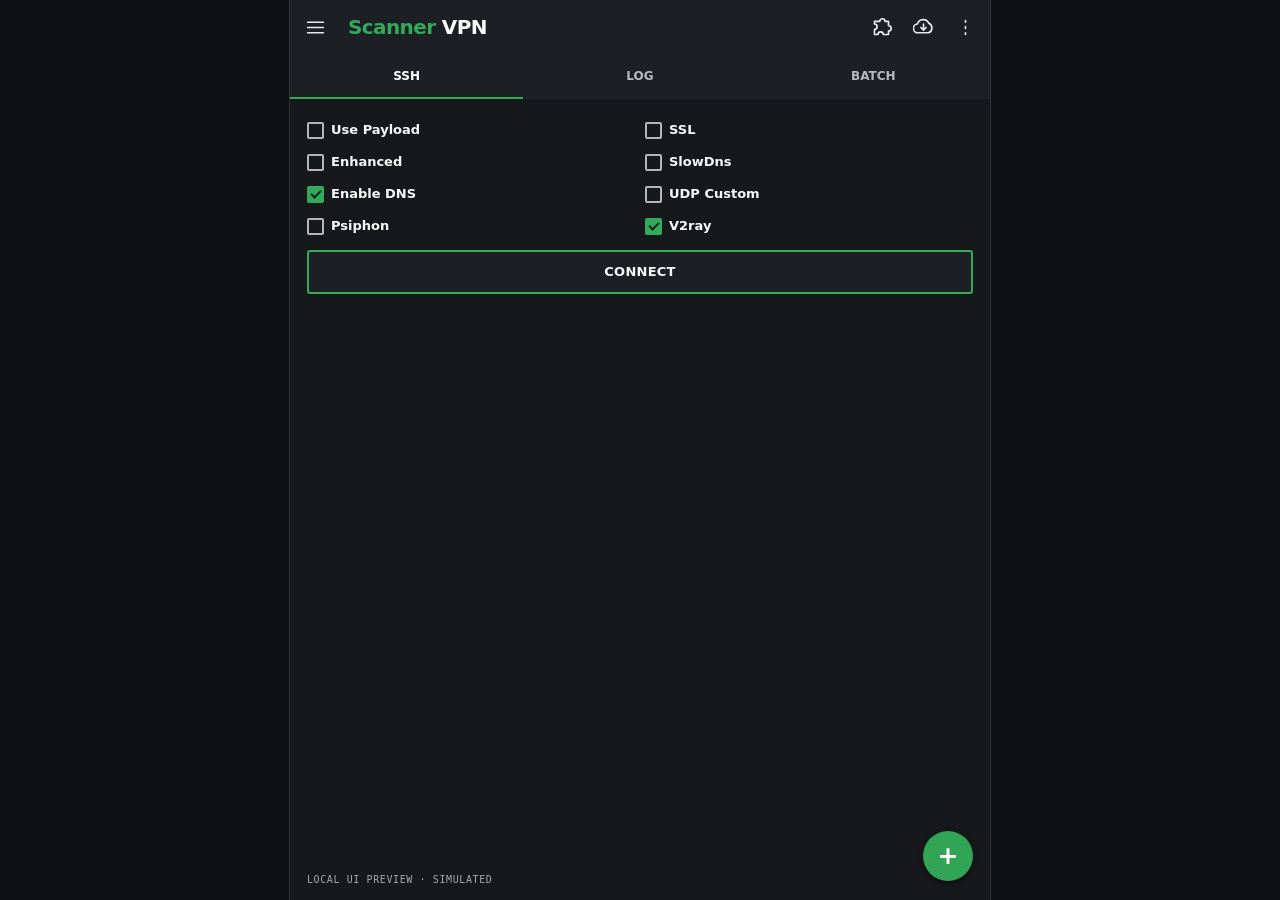
<file: index.html>
<!doctype html><html lang="en"><head><meta charset="utf-8"><meta name="viewport" content="width=device-width,initial-scale=1,viewport-fit=cover"><meta http-equiv="Content-Security-Policy" content="default-src 'none'; script-src 'unsafe-inline'; style-src 'unsafe-inline'; connect-src 'none'; form-action 'none'; base-uri 'none'"><meta name="theme-color" content="#1c1f24"><title>Scanner VPN · Custom layout preview</title><style>
:root{color-scheme:dark;--bg:#17181c;--bar:#1c1f24;--fg:#fafafa;--muted:#b5b7ba;--accent:#32aa59;--line:#34373c;font:600 15px/1.35 system-ui,Roboto,'Segoe UI',sans-serif}*{box-sizing:border-box}[hidden]{display:none!important}body{margin:0;background:#101115;color:var(--fg)}#app{max-width:700px;margin:auto;min-height:100dvh;position:relative;background:var(--bg);box-shadow:0 0 0 1px #303238}button,input,select,textarea{font:inherit;color:inherit}button{cursor:pointer;border:0;background:none}button:disabled,input:disabled{opacity:.48;cursor:default}:focus-visible{outline:2px solid #7fe79e;outline-offset:2px}.bar{display:flex;align-items:center;gap:2px;padding:0 5px;background:var(--bar);height:55px}.bar h1,.bar h2{font-size:20px;letter-spacing:-.03em;margin:0 auto 0 11px;font-weight:800}.brand{color:var(--accent)}.ic{display:grid;place-items:center;width:40px;height:44px;padding:9px;color:#e9eaeb}.ic svg,.drawer-icon svg{width:21px;height:21px;fill:none;stroke:currentColor;stroke-width:1.9;stroke-linejoin:round;stroke-linecap:round}nav{display:flex;background:var(--bar)}nav button{width:33.333%;height:44px;font-size:12px;font-weight:800;color:#b7b9be;border-bottom:2px solid transparent}nav [aria-current=page]{color:white;border-color:var(--accent)}.pane{padding:15px 17px 78px}.grid{display:grid;grid-template-columns:1fr 1fr;gap:0 10px}.tick{display:flex;align-items:center;gap:7px;min-height:32px;font-size:13px;font-weight:730;cursor:pointer}.tick input{margin:0;width:17px;height:17px;accent-color:var(--accent)}.outline,.apply{display:block;width:100%;min-height:44px;border:2px solid var(--accent);background:var(--bar);border-radius:3px;font-size:13px;font-weight:800;text-transform:uppercase;letter-spacing:.02em;margin-top:8px}.apply{background:#279849;border:0;border-radius:0}.hint{font-size:12px;color:var(--muted);font-weight:500}.marknote{position:absolute;bottom:15px;left:17px;font:10px monospace;letter-spacing:.06em;color:#a4aaa9}.fabset{position:fixed;right:max(17px,calc((100vw - 700px)/2 + 17px));bottom:19px;z-index:2;display:grid;justify-items:end;gap:9px}.fab{width:50px;height:50px;border-radius:50%;background:#31a555;color:white;box-shadow:0 2px 5px #0008;font-size:25px}.fabact{font-size:12px;border-radius:4px;background:#303237;padding:8px 10px}.field{display:grid;gap:4px;margin:14px 0;color:var(--muted);font-size:13px}.field strong{font-size:16px}.field input,.field select,.field textarea,#account{color:white;background:transparent;border:0;border-bottom:1px solid #929499;width:100%;border-radius:0;padding:7px 2px;font-weight:650;min-width:0}.field option{background:var(--bar)}.field textarea{resize:vertical}#account{margin-bottom:13px}.actions{display:flex;gap:12px;flex-wrap:wrap;margin:8px 0}.actions button{font-size:12px;color:#68d88d;padding:6px 0}.trace{list-style:none;padding:0;margin:0}.trace li{font:600 12px/1.5 system-ui;border-bottom:1px solid var(--line);padding:3px 0;overflow-wrap:anywhere;white-space:pre-wrap}.trace time{font-variant-numeric:tabular-nums;color:#cbccce;margin-right:4px}.good{color:#62d78a}.bad,.error{color:#ff8091}.trace .addr{color:#7ce3a0}.result{display:flex;justify-content:space-between;gap:6px;padding:8px 0;border-bottom:1px solid var(--line);font-size:13px;overflow-wrap:anywhere}#log.pane{padding:12px 15px 76px}.scrim{position:fixed;inset:0;background:#000a;z-index:5}.drawer,.popup{position:fixed;z-index:6;overflow:auto}.drawer{inset:0 auto 0 max(0px,calc((100vw - 700px)/2));width:min(73vw,295px);background:var(--bg)}.drawerhead{padding:19px;background:var(--bar);display:grid;gap:5px}.logo{width:45px;height:50px;background:#40b260;clip-path:polygon(50% 0,95% 25%,95% 75%,50% 100%,5% 75%,5% 25%);display:grid;place-items:center;font-size:18px;color:#102418;margin-bottom:8px}.drawer h3{margin:0;padding:13px 16px 4px;border-top:1px solid var(--line);color:var(--muted);font-size:12px}.drawer button{display:flex;gap:17px;align-items:center;width:100%;text-align:left;font-size:13px;min-height:43px;padding:7px 16px}.drawer-icon{width:22px;display:grid;place-items:center}.popup{top:6px;right:max(6px,calc((100vw - 700px)/2 + 6px));min-width:185px;max-height:90dvh;background:#fafafa;color:#191a1b;box-shadow:0 4px 18px #0006}.popup button{display:flex;align-items:center;justify-content:space-between;gap:10px;width:100%;padding:12px 14px;text-align:left;font-size:13px}.popup button span{color:#28864a}.popup h4{font-size:12px;color:#666;margin:12px}.panel{padding:0 17px 35px}.panel .bar{margin:0 -17px 18px}.panel h3{font-size:16px;border-bottom:3px solid #999;padding:6px 0;color:#c8c9ca}.panel pre{white-space:pre-wrap;overflow-wrap:anywhere;font:12px/1.55 monospace;color:#9ce0b2;background:#111318;padding:12px}dialog{padding:16px;width:min(94vw,430px);max-height:86dvh;background:var(--bar);color:var(--fg);border:0;box-shadow:0 7px 25px #0007}dialog::backdrop{background:#0009}.modalhead{display:flex;align-items:center;border-bottom:1px solid #999}.modalhead h2{font-size:17px;margin:0 auto 6px 0}.modalhead button{font-size:23px}.error:empty{display:none}.state{font-size:12px;margin:10px 0;color:#9ee8b5}.file{display:none}@media(max-width:380px){.bar h1{font-size:18px}.tick{min-height:30px}.ic{width:35px}}
.tick input:where([type=checkbox]){appearance:none;border:2px solid #b3b6ba;border-radius:2px;background:transparent;display:grid;place-content:center}.tick input:where([type=checkbox]):checked{background:var(--accent);border-color:var(--accent)}.tick input:where([type=checkbox]):checked::after{content:"";width:8px;height:4px;border-left:2px solid #14231b;border-bottom:2px solid #14231b;transform:translateY(-1px) rotate(-45deg)}</style></head><body><div id="app"><section id="workspace"><header class="bar"><button class="ic" id="burger" aria-label="Open navigation drawer"></button><h1><span class="brand">Scanner</span> VPN</h1><button class="ic" id="plugins" aria-label="Protocol settings"></button><button class="ic" id="cloud" aria-label="Configuration actions"></button><button class="ic" id="more" aria-label="More settings"></button></header><nav><button data-tab="home" aria-current="page">SSH</button><button data-tab="log">LOG</button><button data-tab="batch">BATCH</button></nav>
<section id="home" class="pane"><input id="account" aria-label="SSH account" placeholder="ip:port@user:pass" autocomplete="off" spellcheck="false" hidden><div class="grid" id="flags"></div><button class="outline" id="connect">CONNECT</button><p class="state" id="status" role="status"></p></section>
<section id="log" class="pane" hidden><ul class="trace" id="events"></ul><div class="actions"><button id="copy">COPY LOG</button><button id="export">EXPORT .TXT</button></div><p class="hint" id="logHint"></p></section>
<section id="batch" class="pane" hidden><label class="field"><strong>Connection test</strong>Target domains · one per line<textarea rows="4" id="targets" spellcheck="false">edge.example
backup.invalid</textarea></label><div class="actions"><button id="importTxt">IMPORT .TXT</button><button id="scanSettings">TIMEOUT & RETRY</button></div><p class="hint" id="batchProfile"></p><button class="outline" id="scan">START BATCH</button><p class="state" id="progress" role="status"></p><div id="results"></div><ul class="trace" id="batchLog"></ul></section>
<div class="fabset" id="speed"><button class="fabact" data-action="Save Config" hidden>Save Config　▣</button><button class="fabact" data-action="Open Config" hidden>Open Config　↗</button><button class="fabact" data-action="Cloud Config" hidden>Cloud Config　☁</button><button class="fab" id="plus" aria-label="Configuration actions" aria-expanded="false">+</button></div></section>
<section id="detail" class="panel" hidden><div class="bar"><button class="ic" id="back" aria-label="Back"></button><h2 id="detailTitle"></h2><div class="actions" id="detailTools"></div></div><div id="content"></div></section><small class="marknote">LOCAL UI PREVIEW · SIMULATED</small><div class="scrim" id="shade" hidden></div><aside class="drawer" id="drawer" aria-label="Navigation" hidden></aside><aside class="popup" id="popup" aria-label="Actions" hidden></aside></div>
<dialog id="sheet"><div class="modalhead"><h2 id="title"></h2><button id="dismiss" aria-label="Close">×</button></div><form id="form"><div id="fields"></div><p class="error" id="error"></p><button class="apply" id="apply">APPLY</button></form></dialog><input type="file" class="file" id="file"><script>
'use strict';const $=id=>document.getElementById(id),el=(tag,text)=>Object.assign(document.createElement(tag),text===undefined?{}:{textContent:text});const paths={menu:'M3 6h18M3 12h18M3 18h18',plugin:'M4 5h6a3 3 0 1 1 6 0h4v5a3 3 0 1 1 0 6v4h-6a3 3 0 1 0-6 0H4v-6a3 3 0 1 0 0-6z',cloud:'M6 18a5 5 0 0 1-1-10 7 7 0 0 1 13-1 6 6 0 0 1 0 11z M12 8v7m-3-3 3 3 3-3',more:'M12 4v2m0 5v2m0 5v2',back:'M20 12H4m6-7-7 7 7 7',trash:'M4 6h16M9 6V3h6v3M6 6l1 15h10l1-15',grid:'M3 3h7v7H3zM14 3h7v7h-7zM3 14h7v7H3zM14 14h7v7h-7z',shield:'M12 2l8 4v6c0 5-5 8-8 10-3-2-8-5-8-10V6zM8 12l3 3 5-6',gear:'M3 7h9m4 0h5M3 17h3m4 0h11M14 4v6M8 14v6',network:'M3 4h18v6H3zM3 14h18v6H3z',link:'M10 7l3-3a5 5 0 0 1 7 7l-3 3m-3 3-3 3a5 5 0 0 1-7-7l3-3m1 6 8-8'};function icon(k){return `<svg viewBox="0 0 24 24" aria-hidden="true"><path d="${paths[k]}"></path></svg>`}for(const [id,k] of Object.entries({burger:'menu',plugins:'plugin',cloud:'cloud',more:'more',back:'back'}))$(id).innerHTML=icon(k);
const defaults=()=>({flags:{'Use Payload':false,SSL:false,Enhanced:false,SlowDns:false,'Enable DNS':true,'UDP Custom':false,Psiphon:false,V2ray:true},host:'edge.example',port:443,vhost:'edge.example',vport:443,id:'00000000-0000-4000-8000-000000000001',proto:'VLESS',net:'ws',vtls:true,mux:false,insecure:false,wsHost:'edge.example',path:'/demo',sni:'edge.example',sshSni:'edge.example',payload:'GET / HTTP/1.1[crlf]Host: edge.example[crlf]Connection: Upgrade[crlf]Upgrade: websocket[crlf][crlf]',proxy:'',dns:'1.1.1.1',dns2:'8.8.4.4',udp:'7300',timeout:'10',retry:false});let cfg=defaults(),tab='home',timer=null,batch=null,online=false,seq=0,logs=[],checks=[],onApply=()=>{},fab=false,extras={};const F=()=>cfg.flags,busy=()=>!!timer||online||!!batch,mode=()=>F().V2ray?cfg.proto:F().Psiphon?'Psiphon':F().SlowDns?'SlowDNS':'SSH',endpoint=()=>F().V2ray?`${cfg.vhost}:${cfg.vport}`:`${cfg.host}:${cfg.port}`;const domain=h=>h.length<=253&&h.split('.').every(s=>/^[a-z\d](?:[a-z\d-]{0,61}[a-z\d])?$/i.test(s));function btn(parent,label,fn,cls=''){const b=el('button',label);b.type='button';b.className=cls;b.onclick=fn;parent.append(b);return b}function field(root,label,value,type='text',help=''){const l=el('label');l.className='field';l.append(el('strong',label));if(help)l.append(el('small',help));const i=Array.isArray(type)?el('select'):el(type==='textarea'?'textarea':'input');if(Array.isArray(type))type.forEach(x=>i.add(new Option(x,x)));else if(type==='textarea')i.rows=4;else i.type=type;i.value=value;i.autocomplete='off';i.spellcheck=false;l.append(i);root.append(l);return i}function tick(root,label,value){const l=el('label');l.className='tick';const i=el('input');i.type='checkbox';i.checked=value;l.append(i,label);root.append(l);return i}
function collapse(){for(const id of ['drawer','popup','shade'])$(id).hidden=true;fab=false;$('plus').textContent='+';$('plus').setAttribute('aria-expanded','false');document.querySelectorAll('.fabact').forEach(x=>x.hidden=true)}function go(t){collapse();tab=t;$('detail').hidden=true;$('workspace').hidden=false;['home','log','batch'].forEach(k=>$(k).hidden=k!==t);document.querySelectorAll('[data-tab]').forEach(x=>x.setAttribute('aria-current',x.dataset.tab===t?'page':'false'));$('speed').hidden=t!=='home';$('plugins').innerHTML=icon(t==='log'?'trash':'plugin');$('plugins').setAttribute('aria-label',t==='log'?'Clear log':'Protocol settings');paint()}
function paint(){for(const l of $('flags').children){const i=l.firstChild;i.checked=!!F()[i.value];i.disabled=busy()}$('account').hidden=F().V2ray||F().Psiphon;$('account').disabled=busy();$('connect').textContent=online?'DISCONNECT':timer?'CANCEL':'CONNECT';$('connect').disabled=!!batch;$('scan').textContent=batch?'STOP BATCH':'START BATCH';$('scan').disabled=!!timer||online;$('targets').disabled=$('importTxt').disabled=!!batch;$('batchProfile').textContent=`${mode()} · ${endpoint()} · simulated test using current settings`}
for(const key of Object.keys(F())){const x=tick($('flags'),key,F()[key]);x.value=key;x.onchange=()=>{const f=F();f[key]=x.checked;if(x.checked){if(['V2ray','Psiphon','SlowDns'].includes(key)){for(const k of ['V2ray','Psiphon','SlowDns','Use Payload','SSL','Enhanced','UDP Custom'])if(k!==key)f[k]=false}else if(key!=='Enable DNS'){f.V2ray=f.Psiphon=f.SlowDns=false}}paint()}}
function panel(name){collapse();$('workspace').hidden=true;$('detail').hidden=false;$('detailTitle').textContent=name;$('content').replaceChildren();$('detailTools').replaceChildren();return $('content')}function modal(name,build,save,label='APPLY'){collapse();$('title').textContent=name;$('fields').replaceChildren();$('error').textContent='';$('apply').textContent=label;const read=build($('fields'));onApply=()=>{const v=read?read():undefined;save?.(v);$('sheet').close();paint()};$('sheet').showModal()}function info(name,text){modal(name,r=>{r.append(el('p',text))},null,'CLOSE')}function params(name,spec,validate){modal(name,r=>{const list=spec.map(([k,l,t,h])=>[k,field(r,l,cfg[k],t,h)]);return ()=>Object.fromEntries(list.map(([k,i])=>[k,i.value.trim()]))},v=>{if(validate&&!validate(v))throw Error('Check the field values.');Object.assign(cfg,v)})}function popup(items,title){collapse();const p=$('popup');p.replaceChildren();if(title)p.append(el('h4',title));for(const name of items){const b=btn(p,name,()=>action(name));if(groups[name])b.append(el('span','›'));if(typeof extras[name]==='boolean')b.append(el('span',extras[name]?'☑':'☐'))}p.hidden=false;$('shade').hidden=false}
const sections=[['',['Simple Maker']],['Utility',['Payload','SNI']],['Connection',['SSH Settings','VPN Settings']],['Tool',['DNS Custom','UDPGW SSH','Response checker','Mobile IP Hunter','ShortUrl Maker','HWID','Battery Optimization','About']]];const groups={'ShareNet':['Tethering / Hotspot','Proxy Socket Server','Enable Log (PSS)'],'SSH/VPN Settings':['Keep VPN Service','SSH Compress'],Utility:['Data Ping','Auto Ping','Auto IP Hunter','Direct Proxy','Enable Log (DP)','Force TLSv1.1','Force TLSv1.2','WakeLock','Auto Replace']};for(const k of Object.values(groups).flat())extras[k]=['Keep VPN Service','WakeLock','Auto Replace'].includes(k);
function drawer(){collapse();const d=$('drawer');d.replaceChildren();const head=el('div');head.className='drawerhead';const logo=el('b','SV');logo.className='logo';head.append(logo,el('strong','Scanner VPN'),el('small','@AmbitiousBoyII14 · UI preview'));d.append(head);for(const [group,names] of sections){if(group)d.append(el('h3',group));for(const n of names){const b=btn(d,'',()=>action(n)),i=el('span');i.className='drawer-icon';i.innerHTML=icon(({Payload:'grid',SNI:'shield','DNS Custom':'network','SSH Settings':'link','Response checker':'network'})[n]||'gear');b.append(i,n)}}d.hidden=$('shade').hidden=false}
$('burger').onclick=drawer;$('more').onclick=()=>popup([...Object.keys(groups),'Proxified Apps','Clear/Reset Config','Destination Ping','Timeout','Exit']);$('plugins').onclick=()=>tab==='log'?action('Clear log'):popup(['Psiphon Settings','V2ray Settings','SlowDNS Settings','UDP Tweak Settings']);$('cloud').onclick=()=>popup(['Save Config','Open Config','Cloud Config']);$('shade').onclick=collapse;$('dismiss').onclick=()=>$('sheet').close();$('form').onsubmit=e=>{e.preventDefault();try{onApply()}catch(err){$('error').textContent=err.message}};$('back').onclick=()=>go(tab);document.querySelectorAll('[data-tab]').forEach(b=>b.onclick=()=>go(b.dataset.tab));$('plus').onclick=()=>{const next=!fab;collapse();fab=next;$('plus').textContent=fab?'×':'+';$('plus').setAttribute('aria-expanded',String(fab));document.querySelectorAll('.fabact').forEach(b=>b.hidden=!fab)};document.querySelectorAll('.fabact').forEach(b=>b.onclick=()=>action(b.dataset.action));document.addEventListener('keydown',e=>{if(e.key==='Escape'&&!$('sheet').open){if(!$('shade').hidden||fab)collapse();else go(tab)}});
const modes=['VLESS','VLESS WS','VLESS TLS','VLESS WS TLS','VMess','VMess WS','VMess TLS','VMess WS TLS','Trojan TLS','Trojan WS TLS','Shadowsocks'];
function decodeShare64(text){
 if(!/^[A-Za-z0-9+/_-]+={0,2}$/.test(text))throw Error('Invalid base64 share link.');
 return new TextDecoder('utf-8',{fatal:true}).decode(Uint8Array.from(atob(text.replace(/-/g,'+').replace(/_/g,'/')),c=>c.charCodeAt(0)))
}
function readCoreLink(input){
 const bad=msg=>{throw Error(msg)},requireValue=(ok,msg)=>{if(!ok)bad(msg)};
 const src=input.trim().replace(/&amp;/gi,'&').replace(/\[([\w.-]+)\]\(https?:\/\/\1\/?\)/gi,'$1');
 requireValue(src.length>0&&src.length<=16384,'Paste one share link.');
 const p={remark:'',host:'',secret:'',port:0,sni:'',wsHost:'',path:'/',mux:false,certPin:''};let proto,net,tls,insecure=false;
 const truth=v=>{requireValue([undefined,null,'',false,true,0,1,'0','1','true','false'].includes(v),'Unsupported boolean value.');return [true,1,'1','true'].includes(v)};
 if(/^vmess:\/\//i.test(src)){
  let j;try{j=JSON.parse(decodeShare64(src.slice(8)))}catch{bad('Expected a base64-encoded VMess JSON share link.')}
  requireValue(j&&typeof j==='object'&&Object.keys(j).every(k=>['v','ps','add','port','id','aid','scy','net','type','host','path','tls','sni','allowInsecure','alpn','fp','mux'].includes(k)),'Unsupported VMess extension.');
  requireValue(+ (j.aid||0)===0&&['','auto',undefined].includes(j.scy)&&['none','',undefined].includes(j.type)&&!j.alpn&&!j.fp,'Only VMess AEAD / auto without transport extensions is supported.');
  requireValue(['tls','none','',undefined].includes(j.tls),'Unsupported VMess security.');proto='VMess';net=j.net||'tcp';tls=j.tls==='tls';insecure=truth(j.allowInsecure);
  Object.assign(p,{host:j.add,port:+j.port,secret:j.id,wsHost:j.host||'',path:j.path||'/',sni:j.sni||'',remark:j.ps||'',mux:truth(j.mux)});
 }else{
  // Older Android WebViews treat non-HTTP schemes as opaque and leave URL.hostname empty.
  const link=/^(vless|trojan|ss):\/\/([^/?#]+)([/?#].*)?$/i.exec(src);requireValue(link&&/@[^@:]+:\d+$/.test(link[2]),'Expected a supported share link with an explicit server port.');
  let u;try{u=new URL('https://'+link[2]+(link[3]||''))}catch{bad('Invalid share link.')}
  proto=({vless:'VLESS',trojan:'Trojan',ss:'Shadowsocks'})[link[1].toLowerCase()];requireValue(proto,'Use a VLESS, VMess, Trojan or SIP002 Shadowsocks share link.');
  requireValue(!u.password&&u.username&&u.hostname&&['','/'].includes(u.pathname),'Expected credential@server:port.');
  const q=u.searchParams,allowed=proto==='Shadowsocks'?[]:['type','security','encryption','flow','host','path','sni','allowInsecure','mux','pcs','headerType'];
  for(const k of q.keys())requireValue(allowed.includes(k)&&q.getAll(k).length===1,'Unsupported or repeated share-link option.');
  requireValue(!q.get('flow')&&(!q.get('encryption')||q.get('encryption')==='none')&&(!q.get('headerType')||q.get('headerType')==='none'),'This flow, encryption or header type is not supported.');
  const security=q.get('security')||(proto==='Trojan'?'tls':'none');requireValue(['none','tls'].includes(security),'This transport security is not supported.');
  net=q.get('type')||'tcp';tls=security==='tls';insecure=truth(q.get('allowInsecure'));
  Object.assign(p,{host:u.hostname,port:Number(u.port||443),secret:decodeURIComponent(u.username),wsHost:q.get('host')||'',sni:q.get('sni')||'',path:q.get('path')||'/',remark:decodeURIComponent(u.hash.slice(1)),certPin:q.get('pcs')||'',mux:truth(q.get('mux'))});
  if(proto==='Shadowsocks'){const method='chacha20-ietf-poly1305:',auth=decodeShare64(p.secret);requireValue(auth.startsWith(method),'Only chacha20-ietf-poly1305 SIP002 links without plugins are supported.');p.secret=auth.slice(method.length)}
 }
 requireValue(['tcp','raw','ws'].includes(net),'Only TCP and WebSocket transports are supported.');
 requireValue(tls||(!insecure&&!p.sni&&!p.certPin),'TLS fields require TLS.');requireValue(net==='ws'||(!p.wsHost&&p.path==='/'),'WebSocket fields require WebSocket transport.');
 p.mode=proto+(net==='ws'?' WS':'')+(tls?' TLS':'');requireValue(modes.includes(p.mode),'Unsupported protocol / transport combination.');return {p,insecure}
}
function xray(d){const proto=d.proto.toLowerCase(),user=['vmess','vless'].includes(proto),out={protocol:proto,tag:d.proto,mux:{enabled:d.mux},settings:user?{vnext:[{address:d.vhost,port:+d.vport,users:[{id:d.id,[proto==='vless'?'encryption':'security']:proto==='vless'?'none':'auto'}]}]}:{servers:[{address:d.vhost,port:+d.vport,password:d.id,...(proto==='shadowsocks'?{method:'chacha20-ietf-poly1305'}:{})}]}};if(proto!=='shadowsocks')out.streamSettings={network:d.net,security:d.vtls?'tls':'none',...(d.vtls?{tlsSettings:{serverName:d.sni,allowInsecure:d.insecure}}:{}),...(d.net==='ws'?{wsSettings:{headers:{Host:d.wsHost},path:d.path}}:{})};return {inbounds:[],outbounds:[out]}}
function coreEditor(d={...cfg},json=false){const r=panel('V2ray Settings'),tools=$('detailTools');if(json){r.append(el('p','Preview JSON · contains profile credentials.'),el('pre',JSON.stringify(xray(d),null,2)));btn(tools,'FORM',()=>coreEditor(d));return}
 const proto=field(r,'Protocol',d.proto,['VLESS','VMess','Trojan','Shadowsocks']);r.append(el('h3',d.proto+' Settings:'));const address=field(r,'Server address:',d.vhost,'text','IP or domain address'),port=field(r,'Server Port:',d.vport,'number','Server port number'),id=field(r,['VLESS','VMess'].includes(d.proto)?'ID:':'Password:',d.id,'password'),mux=tick(r,'Mux',d.mux);r.append(el('h3','Transport Settings:'));const net=field(r,'Network',d.net,['ws','tcp']),g=el('div');g.className='grid';r.append(g);const tls=tick(g,'TLS',d.vtls),insec=tick(g,'Insecure',d.insecure);const host=field(r,'Host:',d.wsHost,'text','Host header request'),path=field(r,'Path:',d.path,'text','Path network type'),sni=field(r,'SNI:',d.sni,'text','Server name');const msg=el('p');msg.className='error';r.append(msg);
 function sync(){const ss=proto.value==='Shadowsocks';if(ss){tls.checked=false;net.value='tcp'}if(proto.value==='Trojan')tls.checked=true;tls.disabled=ss||proto.value==='Trojan';net.disabled=ss;host.disabled=path.disabled=net.value!=='ws';sni.disabled=insec.disabled=!tls.checked;if(!tls.checked)insec.checked=false}tls.onchange=net.onchange=sync;sync();function draft(){return {...d,proto:proto.value,vhost:address.value.trim(),vport:+port.value,id:id.value,mux:mux.checked,net:net.value,vtls:tls.checked,insecure:insec.checked,wsHost:host.value.trim(),path:path.value.trim(),sni:sni.value.trim()}}proto.onchange=()=>coreEditor(draft());btn(tools,'〈〉',()=>coreEditor(draft(),true)).ariaLabel='Preview JSON';btn(tools,'Paste',()=>modal('Import V2ray link',m=>{const a=field(m,'Share link','','textarea','Use a demo link only.');return ()=>a.value},v=>{const {p,insecure}=readCoreLink(v);coreEditor({...d,proto:p.mode.split(' ')[0],vhost:p.host,vport:p.port,id:p.secret,mux:p.mux,net:p.mode.includes(' WS')?'ws':'tcp',vtls:p.mode.endsWith('TLS'),insecure,sni:p.sni,wsHost:p.wsHost,path:p.path})},'IMPORT'));
 btn(r,'APPLY',()=>{const v=draft();if(!domain(v.vhost)||!Number.isInteger(v.vport)||v.vport<1||v.vport>65535||!v.id||(v.vtls&&v.sni&&!domain(v.sni))||(v.net==='ws'&&(!v.path.startsWith('/')||(v.wsHost&&!domain(v.wsHost))))){msg.textContent='Check the address, port, credential and transport fields.';return}Object.assign(cfg,v);go('home')},'apply')}
const ip=v=>/^\d{1,3}(\.\d{1,3}){3}$/.test(v)&&v.split('.').every(n=>+n<256);const modalSpecs={'Payload':[['payload','Payload','textarea'],['proxy','Remote Proxy (ip:port@user:pass)']],'SNI':[['sshSni','Server Name Indication']],'DNS Custom':[['dns','Preferred DNS'],['dns2','Alternate DNS']],'UDPGW SSH':[['udp','Badvpn UDPGW port','number']],'SlowDNS Settings':[['slowDNS','Domain Name System (DNS)'],['ns','Nameserver (NS)'],['pub','Public key (Pubkey)']],'Psiphon Settings':[['psiProto','Protocol',['ALL','SSH','OSSH']],['region','Regions',['Best performance','US','UK']],['auth','Authorizations','textarea'],['entry','TargetServerEntry']],'UDP Tweak Settings':[['buffer','Buffer size','number'],['unit','Unit',['Mbit','MByte']],['tx','TX (Transfer)','number'],['rx','RX (Receive)','number']],'Destination Ping':[['pingHost','Destination host']]};Object.assign(cfg,{slowDNS:'1.1.1.1',ns:'',pub:'',psiProto:'ALL',region:'Best performance',auth:'',entry:'',buffer:'64',unit:'Mbit',tx:'1',rx:'1',pingHost:'edge.example'});const initial=JSON.parse(JSON.stringify(cfg));function download(name,type,text){const u=URL.createObjectURL(new Blob([text],{type})),a=el('a');a.href=u;a.download=name;a.click();setTimeout(()=>URL.revokeObjectURL(u),2000)}
function file(accept,fn){const f=$('file');f.accept=accept;f.value='';f.onchange=async()=>{try{const v=f.files[0];if(!v)return;if(v.size>65536)throw Error('Choose a file under 64 KiB.');fn(await v.text())}catch(e){info('Import failed',e.message)}};f.click()}
function action(n){collapse();if(groups[n])return popup(groups[n],n);if(busy()&&!['Clear log','About','Response checker','Exit'].includes(n))return info(n,'Stop the current demo session or batch before changing configuration.');if(n in extras){extras[n]=!extras[n];const k=Object.keys(groups).find(g=>groups[g].includes(n));return popup(groups[k],k)}if(modalSpecs[n])return params(n,modalSpecs[n],v=>n==='DNS Custom'?ip(v.dns)&&ip(v.dns2):n==='UDPGW SSH'?/^\d+$/.test(v.udp)&&+v.udp>0&&+v.udp<=65535:n==='SNI'?!v.sshSni||domain(v.sshSni):n==='Payload'?/^(GET|HEAD) \/\S* HTTP\/1\.1/i.test(v.payload):true);
 switch(n){case 'V2ray Settings':return coreEditor();case 'Response checker':go('batch');return;case 'SSH Settings':return modal(n,r=>{const h=field(r,'Server address',cfg.host),p=field(r,'Server port',cfg.port,'number'),u=field(r,'Username','demo'),s=field(r,'Password','','password');return ()=>({h:h.value,p:+p.value,u:u.value,pw:s.value})},v=>{if(!domain(v.h)||!Number.isInteger(v.p)||v.p<1||v.p>65535)throw Error('Enter a valid server and port.');cfg.host=v.h;cfg.port=v.p;$('account').value=`${v.h}:${v.p}@${v.u}:${v.pw}`});case 'VPN Settings':{const r=panel(n);field(r,'VPN account (preview)','demo:example');const g=el('div');g.className='grid';r.append(g);for(const k of ['Use Payload','SSL','Enable DNS','Auto Replace','Detail Log','Show Status']){const i=tick(g,k,extras[k]??F()[k]??true);i.onchange=()=>{if(k in F())F()[k]=i.checked;else extras[k]=i.checked}}btn(r,'CONNECT',()=>{go('home');start()},'outline');return}case 'Simple Maker':{const r=panel(n);const g=el('div');g.className='grid';r.append(g);for(const name of ['MERGER','SPLIT']){const l=el('label');l.className='tick';const radio=el('input');radio.type='radio';radio.name='makerMode';radio.value=name;radio.checked=name==='MERGER';l.append(radio,name);g.append(l)}const h=field(r,'Host (ex. edge.example)','edge.example'),method=field(r,'Request method','GET',['GET','HEAD']),keep=tick(r,'Keep Alive',false);btn(r,'GENERATE PAYLOAD',()=>{if(!domain(h.value.trim()))return info(n,'Enter a valid hostname.');const sep=g.querySelector(':checked').value==='SPLIT'?'\n':'[crlf]';cfg.payload=[`${method.value} / HTTP/1.1`,`Host: ${h.value.trim()}`,`Connection: ${keep.checked?'keep-alive':'Upgrade'}`,...(keep.checked?[]:['Upgrade: websocket']),'',''].join(sep);action('Payload')},'outline');return}case 'Timeout':return modal(n,r=>{const t=field(r,'Default 10 sec',cfg.timeout,'number'),c=tick(r,'Retry failed batch target once',cfg.retry);return ()=>[+t.value,c.checked]},([t,c])=>{if(!Number.isInteger(t)||t<2||t>60)throw Error('Use 2–60 seconds.');cfg.timeout=String(t);cfg.retry=c});case 'Clear log':return modal(n,r=>{r.append(el('p','Clear the displayed session events?'))},()=>{logs=[];drawLogs()},'CLEAR');case 'Clear/Reset Config':return modal(n,r=>{r.append(el('p','Restore the example profile and checkbox defaults?'))},()=>{cfg=JSON.parse(JSON.stringify(initial));$('account').value='';go('home')},'RESET');case 'Save Config':{const clean={...cfg,id:initial.id,payload:initial.payload,auth:'',proxy:'',entry:'',pub:''};download('scanner-preview.json','application/json',JSON.stringify({format:'scanner-preview',settings:clean},null,2));return}case 'Open Config':return file('.json',text=>{const j=JSON.parse(text);if(j.format!=='scanner-preview'||!j.settings||!domain(String(j.settings.host))||!domain(String(j.settings.vhost)))throw Error('Not a Scanner preview config.');const v=JSON.parse(JSON.stringify(initial));for(const k of Object.keys(v)){if(k==='flags'){for(const f of Object.keys(v.flags))v.flags[f]=j.settings.flags?.[f]===true}else if(typeof j.settings[k]===typeof v[k])v[k]=j.settings[k]}cfg=v;go('home')});case 'Mobile IP Hunter':{const r=panel(n);field(r,'IP (prefix)','192.0.2.');const p=el('p');btn(r,'SEARCH',()=>p.textContent='Local fixture IP: 192.0.2.10 · no network lookup','outline');r.append(p);return}case 'ShortUrl Maker':return info(n,'URL shortening needs a backend. This offline preview does not upload config links.');case 'HWID':return info(n,'DEMO-DEVICE · no device identifier is read.');case 'Battery Optimization':return info(n,'Android-only setting. This browser preview cannot change power settings.');case 'Proxified Apps':return info(n,'Android-only application list. No installed apps are read by this preview.');case 'Cloud Config':return info(n,'Cloud storage is not connected. Use Save Config or Open Config for a local demo file.');case 'About':return info(n,'Scanner VPN · UI preview by @AmbitiousBoyII14. Connections, addresses and latency readings are simulated.');case 'Exit':if(busy())halt();go('home');return}}
function stamp(tag,text){return [new Date().toTimeString().slice(0,8),tag,text]}function draw(id,list){const r=$(id);r.replaceChildren();for(const [time,tag,msg] of list){const li=el('li'),t=el('time',`[${time}]`);li.append(t);const s=el('span',msg);s.className=tag==='FAIL'?'bad':tag==='OK'?'good':tag==='NET'?'addr':'';li.append(s);r.append(li)}}function drawLogs(){draw('events',logs);if(!logs.length)$('events').textContent='No session events.'}function stages(host,port){const v=F().V2ray,t=v?cfg.vtls:F().SSL,ws=v?cfg.net==='ws':F()['Use Payload'];return [['INFO',`Scanner VPN · ${mode()} demo`],['NET',`Resolving ${host} → 192.0.2.10 (fixture)`],['NET','CDN: no known range · documentation IP'],['INFO',`Connecting to ${host}:${port}`],...(t?[['NET',`TLS 1.3 · SNI ${v?cfg.sni:cfg.sshSni}`]]:[]),...(ws?[['NET',v?`WS Host: ${cfg.wsHost} · path ${cfg.path}`:'Sending configured HTTP payload (contents hidden)'],['INFO','HTTP/1.1 101 Switching Protocols']]:[]),['INFO',`${mode()} handshake accepted (fixture)`],...(F()['Enable DNS']?[['NET',`Preferred DNS ${cfg.dns} · alternate ${cfg.dns2}`]]:[]),...(F()['UDP Custom']?[['NET',`UDPGW 127.0.0.1:${cfg.udp}`]]:[]),['OK','Tunnel verified · HTTPS 48 ms (simulated)']]}
function halt(){clearInterval(timer);clearInterval(batch);timer=batch=null;online=false;logs.push(stamp('INFO','Connection closed by user'));$('status').textContent='';drawLogs();paint()}
function start(){if(busy()){halt();return}if(mode()==='SSH'&&$('account').value.trim()){const m=/^([^:@\s]+):(\d{1,5})@[^:]+:.+$/.exec($('account').value);if(!m||!domain(m[1])||+m[2]<1||+m[2]>65535){$('status').textContent='Use host:port@user:pass or leave blank for the demo account.';return}cfg.host=m[1];cfg.port=+m[2]}const [host,port]=endpoint().split(':');const arr=stages(host,port);if(host.endsWith('.invalid'))arr.splice(1,arr.length,['FAIL','DNS resolution failed (simulated)']);let i=0;go('log');timer=setInterval(()=>{logs.push(stamp(...arr[i++]));logs=logs.slice(-300);drawLogs();if(i===arr.length){clearInterval(timer);timer=null;online=!host.endsWith('.invalid');$('status').textContent=online?'Connected · simulated session':'Failed · simulated DNS error';paint()}},170);paint()}
$('connect').onclick=start;$('copy').onclick=async()=>{try{await navigator.clipboard.writeText(logs.map(x=>`[${x[0]}] ${x[2]}`).join('\n'));$('logHint').textContent='Log copied.'}catch{$('logHint').textContent='Select the log text or use Export .txt.'}};$('export').onclick=()=>download('scanner-demo-log.txt','text/plain',logs.map(x=>`[${x[0]}] ${x[2]}`).join('\n'));$('scanSettings').onclick=()=>action('Timeout');$('importTxt').onclick=()=>file('.txt,text/plain',v=>$('targets').value=v);
$('scan').onclick=()=>{if(batch){clearInterval(batch);batch=null;$('progress').textContent='Batch stopped.';paint();return}const hs=[...new Set($('targets').value.toLowerCase().trim().split(/[\s,;]+/).filter(Boolean))];if(!hs.length||hs.length>100||!hs.every(domain)){$('progress').textContent='Enter 1–100 valid hostnames.';return}checks=[];$('results').replaceChildren();let i=0,again=false;const port=F().V2ray?cfg.vport:cfg.port;$('progress').textContent='Starting demo checks…';batch=setInterval(()=>{const h=hs[i],bad=h.endsWith('.invalid');if(bad&&cfg.retry&&!again){checks.push(stamp('INFO',`${h} · simulated timeout (${cfg.timeout}s), retry 1/1`));again=true}else{const st=bad?[['FAIL',`DNS failed: ${h}`]]:stages(h,port);for(const a of st)checks.push(stamp(...a));const row=el('div');row.className='result';row.append(el('span',`${h}:${port}`));const b=el('b',bad?'Failed':'Demo verified');b.className=bad?'bad':'good';row.append(b);$('results').append(row);i++;again=false}draw('batchLog',checks.slice(-150));$('progress').textContent=`${i}/${hs.length} completed · simulation`;if(i===hs.length){clearInterval(batch);batch=null}paint()},330);paint()};logs=[stamp('INFO','Scanner VPN UI preview initialized · no network traffic')];drawLogs();go('home');
</script></body></html>
</file>
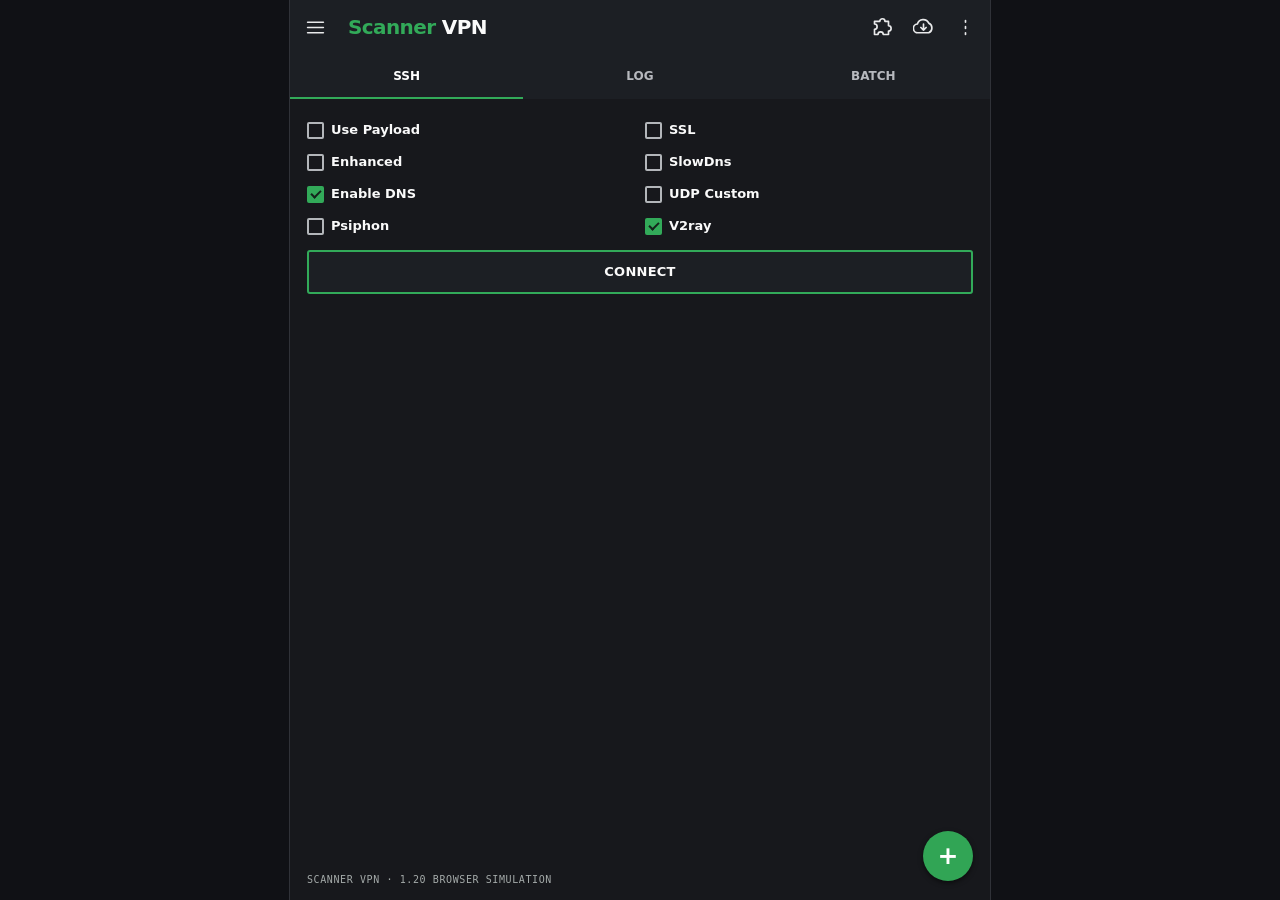
<file: web-preview/index.html>
<!doctype html><html lang="en"><head><meta charset="utf-8"><meta name="viewport" content="width=device-width,initial-scale=1,viewport-fit=cover"><meta http-equiv="Content-Security-Policy" content="default-src 'none'; script-src 'self'; style-src 'self'; connect-src 'none'; form-action 'none'; base-uri 'none'"><meta name="theme-color" content="#1c1f24"><title>Scanner VPN · Tunnel</title><link rel="stylesheet" href="style.css"></head><body><div id="app"><section id="workspace"><header class="bar"><button class="ic" id="burger" aria-label="Open navigation drawer"></button><h1><span class="brand">Scanner</span> VPN</h1><button class="ic" id="plugins" aria-label="Protocol settings"></button><button class="ic" id="cloud" aria-label="Configuration actions"></button><button class="ic" id="more" aria-label="More settings"></button></header><nav><button data-tab="home" aria-current="page">SSH</button><button data-tab="log">LOG</button><button data-tab="batch">BATCH</button></nav>
<section id="home" class="pane"><input id="account" aria-label="SSH account" placeholder="ip:port@user:pass" autocomplete="off" spellcheck="false" hidden><div class="grid" id="flags"></div><button class="outline" id="connect">CONNECT</button><p class="state" id="status" role="status"></p></section>
<section id="log" class="pane" hidden><p id="runStatus" class="state" role="status"></p><ul class="trace" id="events"></ul><div class="actions"><button id="copy">COPY LOG</button><button id="export">EXPORT .TXT</button><button id="batchReport" hidden>EXPORT OUTPUT.TXT</button></div><p class="hint" id="logHint"></p></section>
<section id="batch" class="pane" hidden><button id="importHosts" class="outline">Import hosts (.txt)</button><p id="hostSummary" class="hint" role="status"></p></section>
<section id="checker" class="pane" hidden><h2>Response checker</h2><label class="field"><strong>Connection test</strong><select id="batchKind"><option value="web">Website status (HTTPS)</option><option value="vpn">Saved VPN profiles</option></select></label><label class="field" id="patternField"><strong>Request template</strong><small>$$ = the domain from each line</small><input id="pattern" value="https://$$/" spellcheck="false"></label><label class="field"><strong>Domain list</strong><textarea placeholder="One domain per line" rows="4" id="targets" spellcheck="false"></textarea></label><div class="actions"><button id="importTxt">IMPORT .TXT</button><button id="scanSettings">TIMEOUT & RETRY</button></div><p class="hint" id="batchProfile"></p><button class="outline" id="scan">START BATCH</button><p id="batchInputError" class="error" role="alert"></p><p class="state" id="progress" role="status"></p><button class="outline" id="report" hidden>EXPORT OUTPUT.TXT</button><div id="webBoard"></div><div id="results"></div><ul class="trace" id="batchLog"></ul></section>
<div class="fabset" id="speed"><button class="fabact" data-action="Save Config" hidden>Save Config　▣</button><button class="fabact" data-action="Open Config" hidden>Open Config　↗</button><button class="fabact" data-action="Cloud Config" hidden>Cloud Config　☁</button><button class="fab" id="plus" aria-label="Configuration actions" aria-expanded="false">+</button></div></section>
<section id="detail" class="panel" hidden><div class="bar"><button class="ic" id="back" aria-label="Back"></button><h2 id="detailTitle"></h2><div class="actions" id="detailTools"></div></div><div id="content"></div></section><small class="marknote">SCANNER VPN · 1.20 BROWSER SIMULATION</small><p id="previewMessage" role="status"></p><div class="scrim" id="shade" hidden></div><aside class="drawer" id="drawer" aria-label="Navigation" hidden></aside><aside class="popup" id="popup" aria-label="Actions" hidden></aside></div>
<dialog id="sheet"><div class="modalhead"><h2 id="title"></h2><button id="dismiss" aria-label="Close">×</button></div><form id="form"><div id="fields"></div><p class="error" id="error"></p><button class="apply" id="apply">APPLY</button></form></dialog><input type="file" class="file" id="file"><script src="app.js"></script><script src="core-editor.js"></script><script src="ui.js"></script></body></html>
</file>
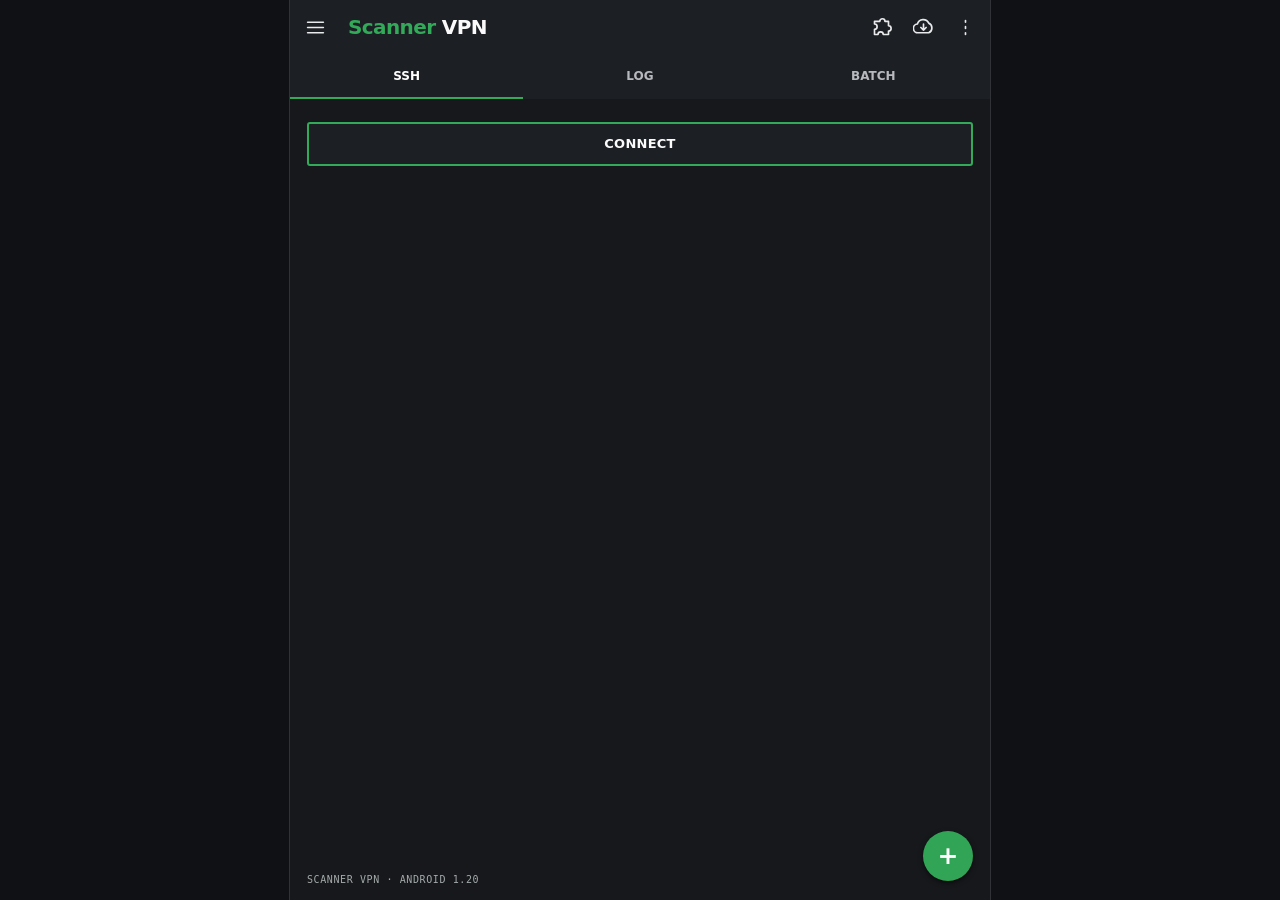
<file: scanner-vpn/app/src/main/assets/live/index.html>
<!doctype html><html lang="en"><head><meta charset="utf-8"><meta name="viewport" content="width=device-width,initial-scale=1,viewport-fit=cover"><meta http-equiv="Content-Security-Policy" content="default-src 'none'; script-src 'self'; style-src 'self'; connect-src 'none'; form-action 'none'; base-uri 'none'"><meta name="theme-color" content="#1c1f24"><title>Scanner VPN · Tunnel</title><link rel="stylesheet" href="style.css"></head><body><div id="app"><section id="workspace"><header class="bar"><button class="ic" id="burger" aria-label="Open navigation drawer"></button><h1><span class="brand">Scanner</span> VPN</h1><button class="ic" id="plugins" aria-label="Protocol settings"></button><button class="ic" id="cloud" aria-label="Configuration actions"></button><button class="ic" id="more" aria-label="More settings"></button></header><nav><button data-tab="home" aria-current="page">SSH</button><button data-tab="log">LOG</button><button data-tab="batch">BATCH</button></nav>
<section id="home" class="pane"><input id="account" aria-label="SSH account" placeholder="ip:port@user:pass" autocomplete="off" spellcheck="false" hidden><div class="grid" id="flags"></div><button class="outline" id="connect">CONNECT</button><p class="state" id="status" role="status"></p></section>
<section id="log" class="pane" hidden><p id="runStatus" class="state" role="status"></p><ul class="trace" id="events"></ul><div class="actions"><button id="copy">COPY LOG</button><button id="export">EXPORT .TXT</button><button id="batchReport" hidden>EXPORT OUTPUT.TXT</button></div><p class="hint" id="logHint"></p></section>
<section id="batch" class="pane" hidden><button id="importHosts" class="outline">Import hosts (.txt)</button><p id="hostSummary" class="hint" role="status"></p></section>
<section id="checker" class="pane" hidden><h2>Response checker</h2><label class="field"><strong>Connection test</strong><select id="batchKind"><option value="web">Website status (HTTPS)</option><option value="vpn">Saved VPN profiles</option></select></label><label class="field" id="patternField"><strong>Request template</strong><small>$$ = the domain from each line</small><input id="pattern" value="https://$$/" spellcheck="false"></label><label class="field"><strong>Domain list</strong><textarea placeholder="One domain per line" rows="4" id="targets" spellcheck="false"></textarea></label><div class="actions"><button id="importTxt">IMPORT .TXT</button><button id="scanSettings">TIMEOUT & RETRY</button></div><p class="hint" id="batchProfile"></p><button class="outline" id="scan">START BATCH</button><p id="batchInputError" class="error" role="alert"></p><p class="state" id="progress" role="status"></p><button class="outline" id="report" hidden>EXPORT OUTPUT.TXT</button><div id="webBoard"></div><div id="results"></div><ul class="trace" id="batchLog"></ul></section>
<div class="fabset" id="speed"><button class="fabact" data-action="Save Config" hidden>Save Config　▣</button><button class="fabact" data-action="Open Config" hidden>Open Config　↗</button><button class="fabact" data-action="Cloud Config" hidden>Cloud Config　☁</button><button class="fab" id="plus" aria-label="Configuration actions" aria-expanded="false">+</button></div></section>
<section id="detail" class="panel" hidden><div class="bar"><button class="ic" id="back" aria-label="Back"></button><h2 id="detailTitle"></h2><div class="actions" id="detailTools"></div></div><div id="content"></div></section><small class="marknote">SCANNER VPN · ANDROID 1.20</small><div class="scrim" id="shade" hidden></div><aside class="drawer" id="drawer" aria-label="Navigation" hidden></aside><aside class="popup" id="popup" aria-label="Actions" hidden></aside></div>
<dialog id="sheet"><div class="modalhead"><h2 id="title"></h2><button id="dismiss" aria-label="Close">×</button></div><form id="form"><div id="fields"></div><p class="error" id="error"></p><button class="apply" id="apply">APPLY</button></form></dialog><input type="file" class="file" id="file"><script src="core-editor.js"></script><script src="ui.js"></script></body></html>
</file>
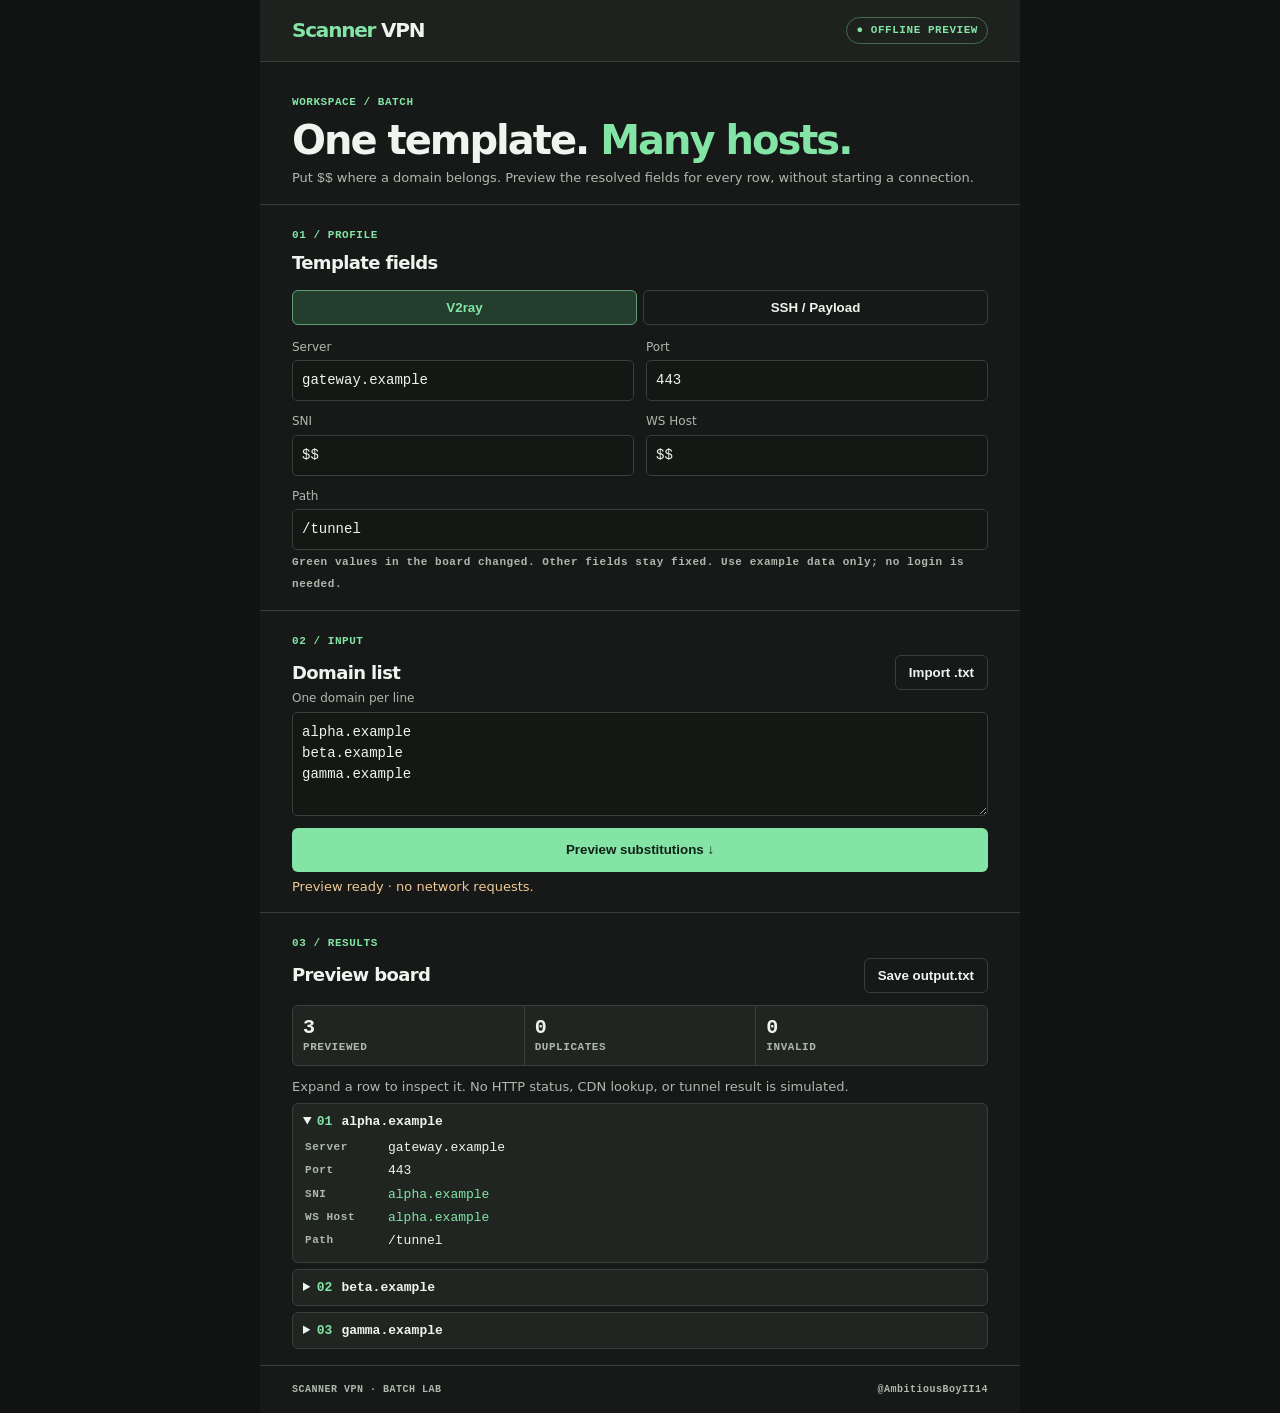
<file: Scanner-VPN-Batch-Preview.html>
<!doctype html>
<html lang="en"><head><meta charset="utf-8"><meta name="viewport" content="width=device-width,initial-scale=1"><meta name="theme-color" content="#171b19"><meta http-equiv="Content-Security-Policy" content="default-src 'none'; script-src 'unsafe-inline'; style-src 'unsafe-inline'; connect-src 'none'; form-action 'none'; base-uri 'none'"><title>Batch template · Scanner VPN</title>
<style>
:root{color-scheme:dark;--bg:#161917;--panel:#202521;--ink:#eff4ee;--muted:#aeb9ad;--green:#83e4a5;--rule:#384039;font:15px/1.45 system-ui,sans-serif}*{box-sizing:border-box}body{margin:0;background:#101311;color:var(--ink)}main{max-width:760px;margin:auto;background:var(--bg);min-height:100vh}header,footer,.tabs,section{padding:16px clamp(16px,4vw,32px)}header,.line,footer{display:flex;align-items:center;justify-content:space-between;gap:12px}header{background:#1d221f;border-bottom:1px solid var(--rule)}.wordmark{font-size:20px;font-weight:800;letter-spacing:-.06em}.wordmark span,em{color:var(--green);font-style:normal}.badge,.kicker,small,dt,footer{font:600 11px/1.5 ui-monospace,monospace;letter-spacing:.05em}.badge{border:1px solid #426e50;padding:4px 9px;border-radius:20px;color:var(--green)}section+section,footer{border-top:1px solid var(--rule)}.kicker{color:var(--green);text-transform:uppercase;margin:6px 0}.intro{padding-top:26px}h1,h2,h3,p{margin:0}h1{font-size:clamp(27px,6vw,40px);line-height:1.15;letter-spacing:-.05em;margin:6px 0}h2{font-size:18px;letter-spacing:-.035em}.hint,small,footer,dt{color:var(--muted)}.hint{font-size:13px}.tabs{display:flex;gap:6px;margin-top:14px;padding:0}.tabs button{flex:1}button{cursor:pointer;background:transparent;color:var(--ink);border:1px solid var(--rule);padding:9px 13px;border-radius:6px;font-weight:700}button:focus-visible,summary:focus-visible,input:focus-visible,textarea:focus-visible{outline:2px solid var(--green);outline-offset:2px}button[aria-pressed=true]{background:#243e2e;border-color:#5f9d75;color:var(--green)}.fields,.stats{display:grid;gap:12px;grid-template-columns:repeat(2,minmax(0,1fr));margin-top:14px}.wide{grid-column:1/-1}label{display:grid;gap:4px;font-size:12px;color:var(--muted)}input,textarea{width:100%;font:14px/1.5 ui-monospace,monospace;color:var(--ink);background:#141815;border:1px solid var(--rule);border-radius:5px;padding:9px;resize:vertical}.primary{display:block;width:100%;background:var(--green);margin-top:12px;color:#102116;border:0;min-height:44px}.stats{grid-template-columns:repeat(3,1fr);gap:1px;background:var(--rule);border:1px solid var(--rule);border-radius:6px;overflow:hidden;margin:12px 0}.stats div{background:var(--panel);padding:10px;display:grid}.stats b{font:700 20px ui-monospace,monospace}details{background:var(--panel);border:1px solid var(--rule);border-radius:6px;margin-top:6px}summary{cursor:pointer;padding:10px;font:600 13px ui-monospace,monospace;overflow-wrap:anywhere}summary span{color:var(--green);margin-right:9px}dl{margin:0 12px 12px;display:grid;grid-template-columns:78px 1fr;gap:5px}dd{margin:0;white-space:pre-wrap;overflow-wrap:anywhere;font:13px/1.4 ui-monospace,monospace}.updated{color:var(--green)}button:disabled{opacity:.45;cursor:default}[hidden]{display:none!important}.pages{display:flex;align-items:center;justify-content:space-between;margin:10px 0}#notice{margin-top:6px;color:#f0c995}footer{font-size:10px}.file{display:none}
</style></head><body><main>
<header><div class="wordmark"><span>Scanner</span> VPN</div><span class="badge">● OFFLINE PREVIEW</span></header>
<section class="intro"><div class="kicker">Workspace / Batch</div><h1>One template. <em>Many hosts.</em></h1><p class="hint">Put <code>$$</code> where a domain belongs. Preview the resolved fields for every row, without starting a connection.</p></section>
<section><div class="kicker">01 / Profile</div><h2>Template fields</h2><div class="tabs" aria-label="Template type"><button id="v2" aria-pressed="true">V2ray</button><button id="ssh" aria-pressed="false">SSH / Payload</button></div><div id="fields" class="fields"></div><small>Green values in the board changed. Other fields stay fixed. Use example data only; no login is needed.</small></section>
<section><div class="kicker">02 / Input</div><div class="line"><h2>Domain list</h2><button id="load">Import .txt</button></div><label>One domain per line<textarea id="domains" rows="4" spellcheck="false">alpha.example
beta.example
gamma.example</textarea></label><input class="file" type="file" id="file" accept=".txt,text/plain"><button class="primary" id="run">Preview substitutions ↓</button><p class="hint" role="status" id="notice"></p></section>
<section id="board"><div class="kicker">03 / Results</div><div class="line"><h2>Preview board</h2><button id="save">Save output.txt</button></div><div class="stats"><div><b id="count">0</b><small>PREVIEWED</small></div><div><b id="dups">0</b><small>DUPLICATES</small></div><div><b id="bad">0</b><small>INVALID</small></div></div><p class="hint">Expand a row to inspect it. No HTTP status, CDN lookup, or tunnel result is simulated.</p><div id="rows"></div><div class="pages" id="pages" hidden><button id="prev">← Previous</button><small id="page"></small><button id="next">Next →</button></div></section>
<footer><span>SCANNER VPN · BATCH LAB</span><span>@AmbitiousBoyII14</span></footer></main>
<script>
'use strict';const $=id=>document.getElementById(id),node=(tag,text)=>Object.assign(document.createElement(tag),{textContent:text});
const drafts={v2:{Server:'gateway.example',Port:'443',SNI:'$$','WS Host':'$$',Path:'/tunnel'},ssh:{Server:'gateway.example',Port:'443',SNI:'$$',Payload:'GET / HTTP/1.1\nHost: $$\nConnection: Upgrade\nUpgrade: websocket'}};let mode='v2',run=null,page=0;const size=20;
function invalidate(){run=null;page=0;$('rows').replaceChildren();$('pages').hidden=true;$('save').disabled=true;for(const id of ['count','dups','bad'])$(id).textContent='—';$('notice').textContent='Inputs changed. Preview again to update the board.'}
function fields(){const root=$('fields');root.replaceChildren();for(const id of ['ssh','v2'])$(id).setAttribute('aria-pressed',String(id===mode));for(const [k,v] of Object.entries(drafts[mode])){const l=node('label',k),i=document.createElement(k==='Payload'?'textarea':'input');if(k==='Path'||k==='Payload')l.className='wide';if(k==='Payload')i.rows=4;i.value=v;i.autocomplete='off';i.spellcheck=false;i.oninput=()=>{drafts[mode][k]=i.value;invalidate()};l.append(i);root.append(l)}}
function values(h){return Object.entries(run.fields).map(([k,v])=>[k,v.split('$$').join(h),v.includes('$$')])}
function draw(){const r=$('rows');r.replaceChildren();run.hosts.slice(page*size,(page+1)*size).forEach((h,i)=>{const d=document.createElement('details'),s=document.createElement('summary'),dl=document.createElement('dl');s.append(node('span',String(page*size+i+1).padStart(2,'0')),document.createTextNode(h));d.open=i===0;for(const [k,v,changed] of values(h)){const x=node('dd',v||'—');if(changed)x.className='updated';dl.append(node('dt',k),x)}d.append(s,dl);r.append(d)});const n=Math.ceil(run.hosts.length/size);$('pages').hidden=n<2;$('page').textContent=`${page+1} / ${n}`;$('prev').disabled=page===0;$('next').disabled=page+1>=n}
function preview(){invalidate();const f={...drafts[mode]},hosts=new Set();let dup=0,bad=0;if(!Object.values(f).some(v=>v.includes('$$'))){$('notice').textContent='Place $$ in at least one template field first.';return}for(const line of $('domains').value.split(/\r?\n/)){if(!line.trim())continue;const h=line.trim().toLowerCase().replace(/\.$/,'');if(h.length>253||!h.split('.').every(v=>/^[a-z0-9](?:[a-z0-9-]{0,61}[a-z0-9])?$/.test(v))){bad++;continue}if(hosts.has(h))dup++;hosts.add(h)}run={hosts:[...hosts],fields:f};$('count').textContent=hosts.size;$('dups').textContent=dup;$('bad').textContent=bad;$('save').disabled=!hosts.size;$('notice').textContent=hosts.size?'Preview ready · no network requests.':'No valid domains. Use bare names, without URLs or ports.';draw()}
$('run').onclick=()=>{preview();if(run?.hosts.length)$('board').scrollIntoView({block:'start'})};$('domains').oninput=invalidate;for(const id of ['v2','ssh'])$(id).onclick=()=>{if(id!==mode){mode=id;fields();invalidate()}};$('prev').onclick=()=>{page--;draw()};$('next').onclick=()=>{page++;draw()};function receiveLabList(text){$('domains').value=text;invalidate()}$('load').onclick=()=>window.PreviewFiles?PreviewFiles.importList():$('file').click();$('file').onchange=async e=>{const f=e.target.files[0];if(!f)return;try{if(f.size>1048576)throw Error('Choose a text file up to 1 MiB.');receiveLabList(await f.text())}catch(err){$('notice').textContent=err.message}finally{e.target.value=''}};
$('save').onclick=()=>{if(!run)return;const report=['Scanner VPN · OFFLINE TEMPLATE PREVIEW','No connections attempted.',`Mode: ${mode==='ssh'?'SSH / Payload':'V2ray'} · Domains: ${run.hosts.length}`,'Changed fields: '+Object.keys(run.fields).filter(k=>run.fields[k].includes('$$')).join(', '),'','[Previewed domains]',...run.hosts].join('\n');if(window.PreviewFiles){PreviewFiles.exportList(report+'\n');return}const url=URL.createObjectURL(new Blob([report+'\n'],{type:'text/plain'})),a=document.createElement('a');a.href=url;a.download='output.txt';a.click();setTimeout(()=>URL.revokeObjectURL(url),1000)};fields();preview();
</script></body></html>
</file>
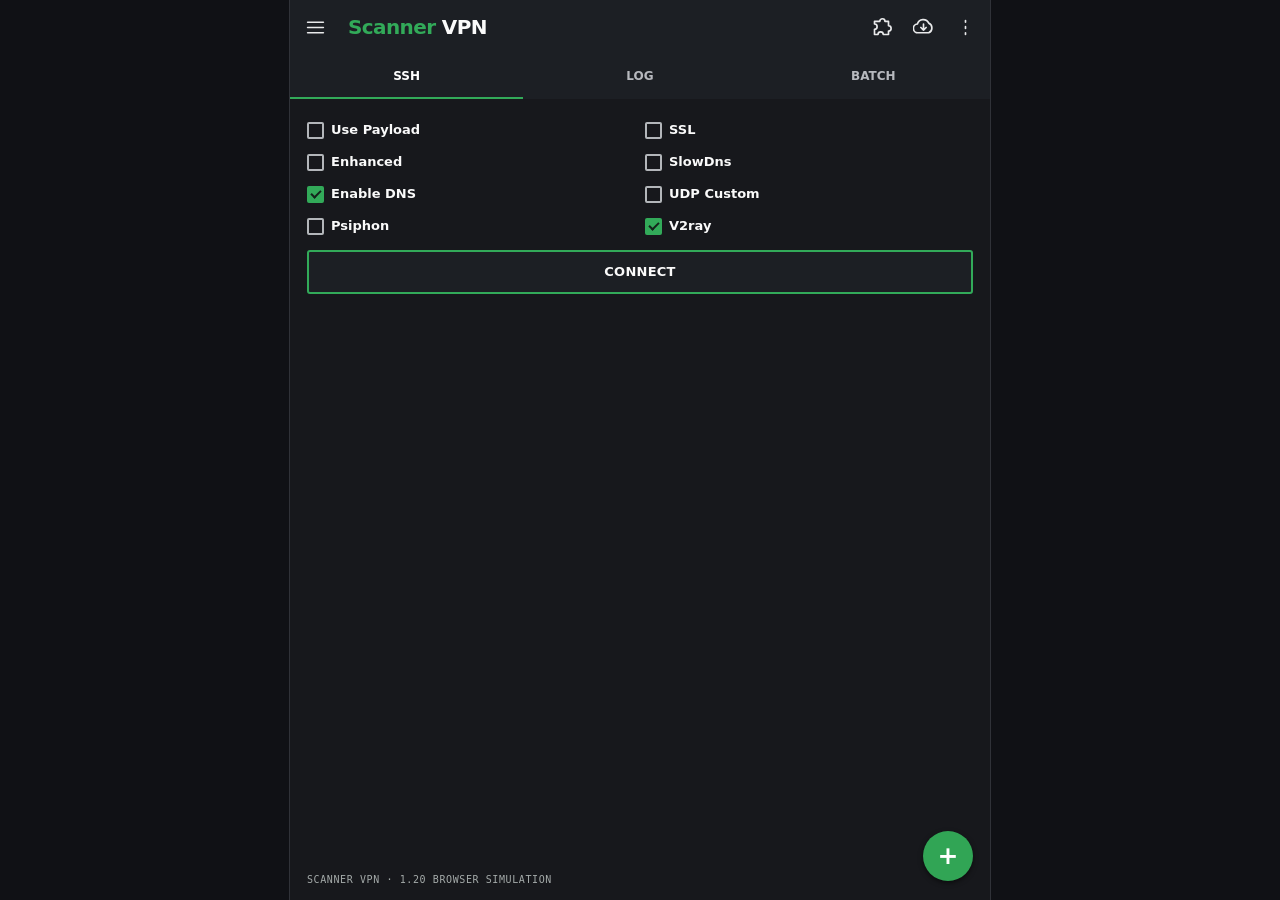
<file: Scanner-VPN-Demo.html>
<!doctype html><html lang="en"><head><meta charset="utf-8"><meta name="viewport" content="width=device-width,initial-scale=1,viewport-fit=cover"><meta http-equiv="Content-Security-Policy" content="default-src 'none'; script-src 'sha256-ZKnnkYENO9uIsRFaZJCeg+oG8HV8L6vUBYgMyU5j5uA=' 'sha256-BVhz/KFHufIBp0efVjeFCXrMSY71PMadL3Kg1FOcdq0=' 'sha256-at5q5rE4IqmdkFPYteO+unxn45PfNUIvdT68WLbybXM='; style-src 'sha256-MuFHpn14Sogt70hLU9unjSxY7ydIu16Qj2Sz0s2yTt0='; connect-src 'none'; form-action 'none'; base-uri 'none'"><meta name="theme-color" content="#1c1f24"><title>Scanner VPN · Tunnel</title><style>
:root{color-scheme:dark;--bg:#17181c;--bar:#1c1f24;--fg:#fafafa;--muted:#b5b7ba;--accent:#32aa59;--line:#34373c;font:600 15px/1.35 system-ui,Roboto,'Segoe UI',sans-serif}*{box-sizing:border-box}[hidden]{display:none!important}body{margin:0;background:#101115;color:var(--fg)}#app{max-width:700px;margin:auto;min-height:100dvh;position:relative;background:var(--bg);box-shadow:0 0 0 1px #303238}button,input,select,textarea{font:inherit;color:inherit}button{cursor:pointer;border:0;background:none}button:disabled,input:disabled{opacity:.48;cursor:default}:focus-visible{outline:2px solid #7fe79e;outline-offset:2px}.bar{display:flex;align-items:center;gap:2px;padding:0 5px;background:var(--bar);height:55px}.bar h1,.bar h2{font-size:20px;letter-spacing:-.03em;margin:0 auto 0 11px;font-weight:800}.brand{color:var(--accent)}.ic{display:grid;place-items:center;width:40px;height:44px;padding:9px;color:#e9eaeb}.ic svg,.drawer-icon svg{width:21px;height:21px;fill:none;stroke:currentColor;stroke-width:1.9;stroke-linejoin:round;stroke-linecap:round}nav{display:flex;background:var(--bar)}nav button{width:33.333%;height:44px;font-size:12px;font-weight:800;color:#b7b9be;border-bottom:2px solid transparent}nav [aria-current=page]{color:white;border-color:var(--accent)}.pane{padding:15px 17px 78px}.grid{display:grid;grid-template-columns:1fr 1fr;gap:0 10px}.tick{display:flex;align-items:center;gap:7px;min-height:32px;font-size:13px;font-weight:730;cursor:pointer}.tick input{margin:0;width:17px;height:17px;accent-color:var(--accent)}.outline,.apply{display:block;width:100%;min-height:44px;border:2px solid var(--accent);background:var(--bar);border-radius:3px;font-size:13px;font-weight:800;text-transform:uppercase;letter-spacing:.02em;margin-top:8px}.apply{background:#279849;border:0;border-radius:0}.hint{font-size:12px;color:var(--muted);font-weight:500}.marknote{position:absolute;bottom:15px;left:17px;font:10px monospace;letter-spacing:.06em;color:#a4aaa9}.fabset{position:fixed;right:max(17px,calc((100vw - 700px)/2 + 17px));bottom:19px;z-index:2;display:grid;justify-items:end;gap:9px}.fab{width:50px;height:50px;border-radius:50%;background:#31a555;color:white;box-shadow:0 2px 5px #0008;font-size:25px}.fabact{font-size:12px;border-radius:4px;background:#303237;padding:8px 10px}.field{display:grid;gap:4px;margin:14px 0;color:var(--muted);font-size:13px}.field strong{font-size:16px}.field input,.field select,.field textarea,#account{color:white;background:transparent;border:0;border-bottom:1px solid #929499;width:100%;border-radius:0;padding:7px 2px;font-weight:650;min-width:0}.field option{background:var(--bar)}.field textarea{resize:vertical}#account{margin-bottom:13px}.actions{display:flex;gap:12px;flex-wrap:wrap;margin:8px 0}.actions button{font-size:12px;color:#68d88d;padding:6px 0}.trace{list-style:none;padding:0;margin:0}.trace li{font:600 12px/1.5 system-ui;border-bottom:1px solid var(--line);padding:3px 0;overflow-wrap:anywhere;white-space:pre-wrap}.trace time{font-variant-numeric:tabular-nums;color:#cbccce;margin-right:4px}.good{color:#62d78a}.bad,.error{color:#ff8091}.trace .addr{color:#7ce3a0}.result{display:flex;justify-content:space-between;gap:6px;padding:8px 0;border-bottom:1px solid var(--line);font-size:13px;overflow-wrap:anywhere}#log.pane{padding:12px 15px 76px}.scrim{position:fixed;inset:0;background:#000a;z-index:5}.drawer,.popup{position:fixed;z-index:6;overflow:auto}.drawer{inset:0 auto 0 max(0px,calc((100vw - 700px)/2));width:min(73vw,295px);background:var(--bg)}.drawerhead{padding:19px;background:var(--bar);display:grid;gap:5px}.logo{width:45px;height:50px;background:#40b260;clip-path:polygon(50% 0,95% 25%,95% 75%,50% 100%,5% 75%,5% 25%);display:grid;place-items:center;font-size:18px;color:#102418;margin-bottom:8px}.drawer h3{margin:0;padding:13px 16px 4px;border-top:1px solid var(--line);color:var(--muted);font-size:12px}.drawer button{display:flex;gap:17px;align-items:center;width:100%;text-align:left;font-size:13px;min-height:43px;padding:7px 16px}.drawer-icon{width:22px;display:grid;place-items:center}.popup{top:6px;right:max(6px,calc((100vw - 700px)/2 + 6px));min-width:185px;max-height:90dvh;background:#fafafa;color:#191a1b;box-shadow:0 4px 18px #0006}.popup button{display:flex;align-items:center;justify-content:space-between;gap:10px;width:100%;padding:12px 14px;text-align:left;font-size:13px}.popup button span{color:#28864a}.popup h4{font-size:12px;color:#666;margin:12px}.panel{padding:0 17px 35px}.panel .bar{margin:0 -17px 18px}.panel h3{font-size:16px;border-bottom:3px solid #999;padding:6px 0;color:#c8c9ca}.panel pre{white-space:pre-wrap;overflow-wrap:anywhere;font:12px/1.55 monospace;color:#9ce0b2;background:#111318;padding:12px}dialog{padding:16px;width:min(94vw,430px);max-height:86dvh;background:var(--bar);color:var(--fg);border:0;box-shadow:0 7px 25px #0007}dialog::backdrop{background:#0009}.modalhead{display:flex;align-items:center;border-bottom:1px solid #999}.modalhead h2{font-size:17px;margin:0 auto 6px 0}.modalhead button{font-size:23px}.error:empty{display:none}.state{font-size:12px;margin:10px 0;color:#9ee8b5}.file{display:none}@media(max-width:380px){.bar h1{font-size:18px}.tick{min-height:30px}.ic{width:35px}}
.tick input:where([type=checkbox]){appearance:none;border:2px solid #b3b6ba;border-radius:2px;background:transparent;display:grid;place-content:center}.tick input:where([type=checkbox]):checked{background:var(--accent);border-color:var(--accent)}.tick input:where([type=checkbox]):checked::after{content:"";width:8px;height:4px;border-left:2px solid #14231b;border-bottom:2px solid #14231b;transform:translateY(-1px) rotate(-45deg)}
#events,#batchLog{max-height:67dvh;overflow:auto;}#status{overflow-wrap:anywhere}.actions button{padding:8px 3px}#logHint{overflow-wrap:anywhere}.trace b{font:700 11px monospace;margin-right:5px}

#webBoard section{border-top:1px solid var(--line);padding:8px 0}#webBoard h3{font-size:14px;color:var(--accent)}#webBoard p{font:12px/1.5 monospace;overflow-wrap:anywhere}#pattern{font-family:monospace}

#previewMessage{margin:0;text-align:center;font-size:12px;color:var(--muted)}
</style></head><body><div id="app"><section id="workspace"><header class="bar"><button class="ic" id="burger" aria-label="Open navigation drawer"></button><h1><span class="brand">Scanner</span> VPN</h1><button class="ic" id="plugins" aria-label="Protocol settings"></button><button class="ic" id="cloud" aria-label="Configuration actions"></button><button class="ic" id="more" aria-label="More settings"></button></header><nav><button data-tab="home" aria-current="page">SSH</button><button data-tab="log">LOG</button><button data-tab="batch">BATCH</button></nav>
<section id="home" class="pane"><input id="account" aria-label="SSH account" placeholder="ip:port@user:pass" autocomplete="off" spellcheck="false" hidden><div class="grid" id="flags"></div><button class="outline" id="connect">CONNECT</button><p class="state" id="status" role="status"></p></section>
<section id="log" class="pane" hidden><p id="runStatus" class="state" role="status"></p><ul class="trace" id="events"></ul><div class="actions"><button id="copy">COPY LOG</button><button id="export">EXPORT .TXT</button><button id="batchReport" hidden>EXPORT OUTPUT.TXT</button></div><p class="hint" id="logHint"></p></section>
<section id="batch" class="pane" hidden><button id="importHosts" class="outline">Import hosts (.txt)</button><p id="hostSummary" class="hint" role="status"></p></section>
<section id="checker" class="pane" hidden><h2>Response checker</h2><label class="field"><strong>Connection test</strong><select id="batchKind"><option value="web">Website status (HTTPS)</option><option value="vpn">Saved VPN profiles</option></select></label><label class="field" id="patternField"><strong>Request template</strong><small>$$ = the domain from each line</small><input id="pattern" value="https://$$/" spellcheck="false"></label><label class="field"><strong>Domain list</strong><textarea placeholder="One domain per line" rows="4" id="targets" spellcheck="false"></textarea></label><div class="actions"><button id="importTxt">IMPORT .TXT</button><button id="scanSettings">TIMEOUT & RETRY</button></div><p class="hint" id="batchProfile"></p><button class="outline" id="scan">START BATCH</button><p id="batchInputError" class="error" role="alert"></p><p class="state" id="progress" role="status"></p><button class="outline" id="report" hidden>EXPORT OUTPUT.TXT</button><div id="webBoard"></div><div id="results"></div><ul class="trace" id="batchLog"></ul></section>
<div class="fabset" id="speed"><button class="fabact" data-action="Save Config" hidden>Save Config　▣</button><button class="fabact" data-action="Open Config" hidden>Open Config　↗</button><button class="fabact" data-action="Cloud Config" hidden>Cloud Config　☁</button><button class="fab" id="plus" aria-label="Configuration actions" aria-expanded="false">+</button></div></section>
<section id="detail" class="panel" hidden><div class="bar"><button class="ic" id="back" aria-label="Back"></button><h2 id="detailTitle"></h2><div class="actions" id="detailTools"></div></div><div id="content"></div></section><small class="marknote">SCANNER VPN · 1.20 BROWSER SIMULATION</small><p id="previewMessage" role="status"></p><div class="scrim" id="shade" hidden></div><aside class="drawer" id="drawer" aria-label="Navigation" hidden></aside><aside class="popup" id="popup" aria-label="Actions" hidden></aside></div>
<dialog id="sheet"><div class="modalhead"><h2 id="title"></h2><button id="dismiss" aria-label="Close">×</button></div><form id="form"><div id="fields"></div><p class="error" id="error"></p><button class="apply" id="apply">APPLY</button></form></dialog><input type="file" class="file" id="file"><script>// Browser-only substitute for the Android JavascriptInterface. No network or persistence.
(() => {
  const state={state:'Idle',active:'',profiles:[],log:[],checks:[],results:[],batch:false,total:0,completed:0,latency:-1,down:0,up:0,debugFile:'Preview · no file written'};
  const profiles=new Map(), display={followLogs:true,showRates:true};
  let policy={seconds:10,auto:false,retries:2},remember='',floating=false,sessionTimer,batchTimer;
  const active=()=>profiles.get(state.active), label=p=>`${p.mode} · ${p.host}:${p.port}`;
  const feedback=text=>document.getElementById('previewMessage').textContent=text;
  function line(list,tag,msg){list.push(`${new Date().toTimeString().slice(0,8)}  ${tag}  ${msg}`);if(list.length>500)list.shift()}
  function choose(key){const p=profiles.get(key);if(!p)return;Object.assign(state,{active:key,profiles:[...profiles.keys()],activePayload:p.payload,activeSni:p.sni,activePath:p.path,activeUdp:p.udpGw,activeDns:p.dns,activeDns2:p.dns2})}
  function valid(p){return typeof p.host==='string' && /^[a-z\d.-]+$/i.test(p.host)&&Number.isInteger(p.port)&&p.port>0&&p.port<=65535&&!!p.secret&&(!/^(VMess|VLESS)/.test(p.mode)||/^[\da-f]{8}(?:-[\da-f]{4}){3}-[\da-f]{12}$/i.test(p.secret))}
  function save(raw){const p=JSON.parse(raw);if(!valid(p))return false;profiles.set(label(p),p);choose(label(p));return true}
  function connect(){const p=active();if(!p)return;clearTimeout(sessionTimer);state.state='Starting';line(state.log,'START',`Simulation · ${label(p)}`);line(state.log,'DNS',`${p.host} → 192.0.2.10 (fixture)`);
    line(state.log,'CDN','192.0.2.10 · No known CDN range (fixture)');const ssh=p.mode.startsWith('SSH');line(state.log,ssh?'SSH':'OUTBOUND',ssh?'Simulated SSH session; no password sent':`${p.mode} · simulated Xray outbound`);
    if(p.mode.includes('WS'))line(state.log,'HTTP',p.mode.includes('+Raw')?'Simulated HTTP 101 · raw SSH stream':'Simulated HTTP 101 · WebSocket open');
    sessionTimer=setTimeout(()=>{Object.assign(state,{state:'Connected',latency:48,down:0.4,up:0.2});line(state.log,'ONLINE','Simulated connection · 48 ms (fixture)');},650)}
  function batch(text,mode){const targets=[...new Set(text.toLowerCase().split(/[\s,;]+/).filter(Boolean))];if(!targets.length||targets.length>100||state.batch)return false;
    Object.assign(state,{total:targets.length,completed:0,batch:true,results:[],checks:[]});batchTimer=setInterval(()=>{const t=targets[state.completed],match=[...profiles.values()].find(p=>p.mode===mode&&(p.host===t||`${p.host}:${p.port}`===t));const ep=match?`${match.host}:${match.port}`:t.includes(':')?t:t+':443';const fail=t.split(':')[0].endsWith('.invalid'),tag=fail?'FAILED':match?'VERIFIED':'REACHABLE',info=fail?'Simulated DNS failure':match?'Simulated HTTPS through profile':'Simulated TLS reachability · no login';line(state.checks,tag,`${ep} · ${info}`);state.results.push(`${tag}  ${ep}  ${info}`);if(++state.completed===state.total){clearInterval(batchTimer);state.batch=false}},260);return true}
  async function copy(value){try{await navigator.clipboard.writeText(value);feedback('Copied to clipboard.')}catch{feedback('Clipboard blocked by browser. Select and copy the text manually.')}}
  async function paste(receive){try{receive(await navigator.clipboard.readText())}catch{feedback('Use the system Paste action in the input field.')}}
  window.Client={snapshot:()=>JSON.stringify(state),preferences:()=>JSON.stringify(display),preference:(k,v)=>display[k]=v,connectionPolicy:()=>JSON.stringify(policy),setConnectionPolicy:(seconds,auto,retries)=>(policy={seconds,auto,retries},true),rememberedSsh:()=>remember,rememberSsh:r=>(remember=r,true),forgetSsh:()=>(remember='',true),floatingEnabled:()=>floating,setFloating:v=>{floating=v;syncFloating();feedback('Preview only · no system overlay.')},backgroundVpn:()=>feedback('Background VPN requires Android.'),notificationOptions:()=>feedback('Notifications are managed on Android.'),chooseFolder:()=>feedback('The preview does not write debug files.'),stopFile:()=>feedback('File logging is off in the preview.'),forgetHostKey:()=>feedback('No host keys stored in the preview.'),validPayload:t=>/^GET \/\S* HTTP\/1\.1/i.test(t),selectedAccount:()=>{const p=active();return p?`${p.host}:${p.port}@${p.user}:${p.secret}`:''},selectedCore:()=>JSON.stringify(active()||{}),save,choose,connect,disconnect:()=>{clearTimeout(sessionTimer);Object.assign(state,{state:'Idle',latency:-1,up:0,down:0});line(state.log,'STOP','Simulation stopped')},enrollSsh:r=>{const ok=save(r);setTimeout(()=>sshResult(ok?'Demo profile selected.':'Invalid demo profile.',ok),0)},checks:()=>active()&&batch(`${active().host}:${active().port}`,active().mode),checkList:batch,cancel:()=>{clearInterval(batchTimer);state.batch=false;line(state.checks,'STOP','Simulation cancelled')},clearSessionLog:()=>state.log=[],copySessionLog:()=>copy(state.log.join('\n')),copyAccount:copy,pasteAccount:()=>paste(receiveAccount),pasteCoreLink:()=>paste(receiveCoreLink),previewCore:raw=>{const p=JSON.parse(raw);return valid(p)?JSON.stringify({preview:'Draft fields only. Android generates the actual Xray JSON.',profile:p},null,2):''},importBatch:()=>{const input=document.createElement('input');input.type='file';input.accept='.txt,text/plain';input.onchange=async()=>{const f=input.files[0];if(f&&f.size<=65536)receiveBatch(await f.text());else feedback('Choose a text file under 64 KiB.')};input.click()}};
  Object.assign(Client,{validAliasTemplate:()=>true,checkSshAliases:()=>"Live SSH checks require the Android APK.",checkAliases:()=>"Live V2ray checks require the Android APK.",openLab:()=>location.assign('Scanner-VPN-Batch-Preview.html'),hasReport:()=>false,checkWebsites:()=> 'Live HTTPS checks and output.txt are available in the Android app. This preview does not contact domains.',validConfig:raw=>valid(JSON.parse(raw)),clearProfiles:()=>{profiles.clear();state.profiles=[];state.active=''},leaveApp:()=>feedback('Close this browser tab to exit.'),writeDocument:(kind,text)=>{const a=document.createElement('a'),url=URL.createObjectURL(new Blob([text],{type:'text/plain'}));a.download='Scanner-'+kind+(kind==='log'?'.txt':'.json');a.href=url;a.click();setTimeout(()=>URL.revokeObjectURL(url),2000)},importConfig:()=>{const f=document.createElement('input');f.type='file';f.accept='.json';f.onchange=async()=>{const doc=f.files[0];if(doc&&doc.size<=65536)receiveConfig(await doc.text());else feedback('Choose a config under 64 KiB.')};f.click()}});
})();
</script><script>const modes=['VLESS','VLESS WS','VLESS TLS','VLESS WS TLS','VMess','VMess WS','VMess TLS','VMess WS TLS','Trojan TLS','Trojan WS TLS','Shadowsocks'];
function decodeShare64(text){
 if(!/^[A-Za-z0-9+/_-]+={0,2}$/.test(text))throw Error('Invalid base64 share link.');
 return new TextDecoder('utf-8',{fatal:true}).decode(Uint8Array.from(atob(text.replace(/-/g,'+').replace(/_/g,'/')),c=>c.charCodeAt(0)))
}
function readCoreLink(input){
 const bad=msg=>{throw Error(msg)},requireValue=(ok,msg)=>{if(!ok)bad(msg)};
 const src=input.trim().replace(/&amp;/gi,'&').replace(/\[([\w.-]+)\]\(https?:\/\/\1\/?\)/gi,'$1');
 requireValue(src.length>0&&src.length<=16384,'Paste one share link.');
 const p={remark:'',host:'',secret:'',port:0,sni:'',wsHost:'',path:'/',mux:false,certPin:''};let proto,net,tls,insecure=false;
 const truth=v=>{requireValue([undefined,null,'',false,true,0,1,'0','1','true','false'].includes(v),'Unsupported boolean value.');return [true,1,'1','true'].includes(v)};
 if(/^vmess:\/\//i.test(src)){
  let j;try{j=JSON.parse(decodeShare64(src.slice(8)))}catch{bad('Expected a base64-encoded VMess JSON share link.')}
  requireValue(j&&typeof j==='object'&&Object.keys(j).every(k=>['v','ps','add','port','id','aid','scy','net','type','host','path','tls','sni','allowInsecure','alpn','fp','mux'].includes(k)),'Unsupported VMess extension.');
  requireValue(+ (j.aid||0)===0&&['','auto',undefined].includes(j.scy)&&['none','',undefined].includes(j.type)&&!j.alpn&&!j.fp,'Only VMess AEAD / auto without transport extensions is supported.');
  requireValue(['tls','none','',undefined].includes(j.tls),'Unsupported VMess security.');proto='VMess';net=j.net||'tcp';tls=j.tls==='tls';insecure=truth(j.allowInsecure);
  Object.assign(p,{host:j.add,port:+j.port,secret:j.id,wsHost:j.host||'',path:j.path||'/',sni:j.sni||'',remark:j.ps||'',mux:truth(j.mux)});
 }else{
  // Older Android WebViews treat non-HTTP schemes as opaque and leave URL.hostname empty.
  const link=/^(vless|trojan|ss):\/\/([^/?#]+)([/?#].*)?$/i.exec(src);requireValue(link&&/@[^@:]+:\d+$/.test(link[2]),'Expected a supported share link with an explicit server port.');
  let u;try{u=new URL('https://'+link[2]+(link[3]||''))}catch{bad('Invalid share link.')}
  proto=({vless:'VLESS',trojan:'Trojan',ss:'Shadowsocks'})[link[1].toLowerCase()];requireValue(proto,'Use a VLESS, VMess, Trojan or SIP002 Shadowsocks share link.');
  requireValue(!u.password&&u.username&&u.hostname&&['','/'].includes(u.pathname),'Expected credential@server:port.');
  const q=u.searchParams,allowed=proto==='Shadowsocks'?[]:['type','security','encryption','flow','host','path','sni','allowInsecure','mux','pcs','headerType'];
  for(const k of q.keys())requireValue(allowed.includes(k)&&q.getAll(k).length===1,'Unsupported or repeated share-link option.');
  requireValue(!q.get('flow')&&(!q.get('encryption')||q.get('encryption')==='none')&&(!q.get('headerType')||q.get('headerType')==='none'),'This flow, encryption or header type is not supported.');
  const security=q.get('security')||(proto==='Trojan'?'tls':'none');requireValue(['none','tls'].includes(security),'This transport security is not supported.');
  net=q.get('type')||'tcp';tls=security==='tls';insecure=truth(q.get('allowInsecure'));
  Object.assign(p,{host:u.hostname,port:Number(u.port||443),secret:decodeURIComponent(u.username),wsHost:q.get('host')||'',sni:q.get('sni')||'',path:q.get('path')||'/',remark:decodeURIComponent(u.hash.slice(1)),certPin:q.get('pcs')||'',mux:truth(q.get('mux'))});
  if(proto==='Shadowsocks'){const method='chacha20-ietf-poly1305:',auth=decodeShare64(p.secret);requireValue(auth.startsWith(method),'Only chacha20-ietf-poly1305 SIP002 links without plugins are supported.');p.secret=auth.slice(method.length)}
 }
 requireValue(['tcp','raw','ws'].includes(net),'Only TCP and WebSocket transports are supported.');
 requireValue(tls||(!insecure&&!p.sni&&!p.certPin),'TLS fields require TLS.');requireValue(net==='ws'||(!p.wsHost&&p.path==='/'),'WebSocket fields require WebSocket transport.');
 p.mode=proto+(net==='ws'?' WS':'')+(tls?' TLS':'');requireValue(modes.includes(p.mode),'Unsupported protocol / transport combination.');return {p,insecure}
}
</script><script>
'use strict';const $=id=>document.getElementById(id),el=(tag,text)=>Object.assign(document.createElement(tag),text===undefined?{}:{textContent:text});const paths={menu:'M3 6h18M3 12h18M3 18h18',plugin:'M4 5h6a3 3 0 1 1 6 0h4v5a3 3 0 1 1 0 6v4h-6a3 3 0 1 0-6 0H4v-6a3 3 0 1 0 0-6z',cloud:'M6 18a5 5 0 0 1-1-10 7 7 0 0 1 13-1 6 6 0 0 1 0 11z M12 8v7m-3-3 3 3 3-3',more:'M12 4v2m0 5v2m0 5v2',back:'M20 12H4m6-7-7 7 7 7',trash:'M4 6h16M9 6V3h6v3M6 6l1 15h10l1-15',grid:'M3 3h7v7H3zM14 3h7v7h-7zM3 14h7v7H3zM14 14h7v7h-7z',shield:'M12 2l8 4v6c0 5-5 8-8 10-3-2-8-5-8-10V6zM8 12l3 3 5-6',gear:'M3 7h9m4 0h5M3 17h3m4 0h11M14 4v6M8 14v6',network:'M3 4h18v6H3zM3 14h18v6H3z',link:'M10 7l3-3a5 5 0 0 1 7 7l-3 3m-3 3-3 3a5 5 0 0 1-7-7l3-3m1 6 8-8'};function icon(k){return `<svg viewBox="0 0 24 24" aria-hidden="true"><path d="${paths[k]}"></path></svg>`}for(const [id,k] of Object.entries({burger:'menu',plugins:'plugin',cloud:'cloud',more:'more',back:'back'}))$(id).innerHTML=icon(k);
const defaults=()=>({flags:{'Use Payload':false,SSL:false,Enhanced:false,SlowDns:false,'Enable DNS':true,'UDP Custom':false,Psiphon:false,V2ray:true},host:'',port:443,vhost:'',vport:443,id:'',proto:'VLESS',net:'ws',vtls:true,mux:false,wsHost:'',path:'/',sni:'',sshSni:'',payload:'GET / HTTP/1.1[crlf]Host: [host][crlf]Connection: Upgrade[crlf]Upgrade: websocket[crlf]User-Agent: Mozilla/5.0 (Linux; Android 10; SM-G973F) AppleWebKit/537.36[crlf][crlf]',wire:'ws',dns:'1.1.1.1',dns2:'',udp:'127.0.0.1:7300',certPin:'',remark:'',user:''});
let cfg=defaults(),tab='home',onApply=()=>{},fab=false,pending=false,s=JSON.parse(Client.snapshot()),remember=!!Client.rememberedSsh();const extras={},F=()=>cfg.flags,busy=()=>pending||s.batch||!['Idle','Failed'].includes(s.state),unavailable=['Enhanced','SlowDns','Psiphon'];
const coreMode=d=>d.proto==='HTTP CONNECT'?'HTTP CONNECT TLS':d.proto==='SOCKS5'?'SOCKS5 TLS':d.proto+(d.net==='ws'?' WS':'')+(d.vtls?' TLS':'');const mode=()=>F().V2ray?coreMode(cfg):'SSH'+(F()['Use Payload']?({'ws':' WS','auto':' WS+Raw','http':' HTTP'})[cfg.wire]:'')+(F().SSL?' TLS':'');
const domain=h=>h.length<=253&&h.split('.').every(s=>/^[a-z\d](?:[a-z\d-]{0,61}[a-z\d])?$/i.test(s));function btn(parent,label,fn,cls=''){const b=el('button',label);b.type='button';b.className=cls;b.onclick=fn;parent.append(b);return b}function field(root,label,value,type='text',help=''){const l=el('label');l.className='field';l.append(el('strong',label));if(help)l.append(el('small',help));const i=Array.isArray(type)?el('select'):el(type==='textarea'?'textarea':'input');if(Array.isArray(type))type.forEach(x=>i.add(new Option(x,x)));else if(type==='textarea')i.rows=4;else i.type=type;i.value=value;i.autocomplete='off';i.spellcheck=false;l.append(i);root.append(l);return i}function tick(root,label,value){const l=el('label');l.className='tick';const i=el('input');i.type='checkbox';i.checked=value;l.append(i,label);root.append(l);return i}
function collapse(){for(const id of ['drawer','popup','shade'])$(id).hidden=true;fab=false;$('plus').textContent='+';$('plus').setAttribute('aria-expanded','false');document.querySelectorAll('.fabact').forEach(x=>x.hidden=true)}function go(t){collapse();tab=t;$('detail').hidden=true;$('workspace').hidden=false;['home','log','batch','checker'].forEach(k=>$(k).hidden=k!==t);document.querySelectorAll('[data-tab]').forEach(x=>x.setAttribute('aria-current',x.dataset.tab===t?'page':'false'));$('speed').hidden=t!=='home';$('plugins').innerHTML=icon(t==='log'?'trash':'plugin');$('plugins').setAttribute('aria-label',t==='log'?'Clear log':'Protocol settings');paint()}
function paint(){for(const l of $('flags').children){const i=l.firstChild;i.checked=!!F()[i.value];i.disabled=busy()}$('account').hidden=F().V2ray;$('account').disabled=busy();$('connect').textContent=({Connected:'DISCONNECT',Starting:'CANCEL',Failed:'RETRY',Stopping:'STOPPING'})[s.state]||'CONNECT';if(s.batch)$('connect').textContent='STOP BATCH';$('connect').disabled=pending||s.state==='Stopping';$('importHosts').disabled=s.batch;$('scan').textContent=s.batch?'STOP BATCH':'START BATCH';$('scan').disabled=!s.batch&&busy();$('targets').disabled=$('importTxt').disabled=s.batch;const web=$('batchKind').value==='web';$('batchKind').disabled=$('pattern').disabled=s.batch;$('patternField').hidden=!web;$('batchProfile').textContent=web?'One HTTPS HEAD request per domain. No login, no redirects. Duplicate domains are checked once.':mode()+' · saved profiles only use their own credentials; unmatched domains test TLS.';}
for(const key of Object.keys(F())){const x=tick($('flags'),key,F()[key]);x.value=key;x.onchange=()=>{const f=F();if(unavailable.includes(key)){x.checked=false;info(key,'No '+key+' engine is installed. Use SSH or a V2ray profile.');return}f[key]=x.checked;if(x.checked){if(['V2ray','Psiphon','SlowDns'].includes(key)){for(const k of ['V2ray','Psiphon','SlowDns','Use Payload','SSL','Enhanced','UDP Custom'])if(k!==key)f[k]=false}else if(key!=='Enable DNS'){f.V2ray=f.Psiphon=f.SlowDns=false}}paint()}}
function panel(name){collapse();$('workspace').hidden=true;$('detail').hidden=false;$('detailTitle').textContent=name;$('content').replaceChildren();$('detailTools').replaceChildren();return $('content')}function modal(name,build,save,label='APPLY'){collapse();$('title').textContent=name;$('fields').replaceChildren();$('error').textContent='';$('apply').textContent=label;const read=build($('fields'));onApply=()=>{const v=read?read():undefined;save?.(v);$('sheet').close();paint()};$('sheet').showModal()}function info(name,text){modal(name,r=>{r.append(el('p',text))},null,'CLOSE')}function params(name,spec,validate){modal(name,r=>{const list=spec.map(([k,l,t,h])=>[k,field(r,l,cfg[k],t,h)]);return ()=>Object.fromEntries(list.map(([k,i])=>[k,i.value.trim()]))},v=>{if(validate&&!validate(v))throw Error('Check the field values.');Object.assign(cfg,v)})}function popup(items,title){collapse();const p=$('popup');p.replaceChildren();if(title)p.append(el('h4',title));for(const name of items){const b=btn(p,name,()=>action(name));if(groups[name])b.append(el('span','›'));if(typeof extras[name]==='boolean')b.append(el('span',extras[name]?'☑':'☐'))}p.hidden=false;$('shade').hidden=false}
const sections=[['',['Simple Maker']],['Utility',['Payload','SNI']],['Connection',['SSH Settings','VPN Settings']],['Tool',['DNS Custom','UDPGW SSH','Response checker','Offline Batch Lab','Mobile IP Hunter','ShortUrl Maker','HWID','Battery Optimization','About']]];const groups={'ShareNet':['Tethering / Hotspot','Proxy Socket Server','Enable Log (PSS)'],'SSH/VPN Settings':['Keep VPN Service','SSH Compress','Saved profiles','Debug file'],Utility:['Data Ping','Auto Ping','Auto IP Hunter','Direct Proxy','Enable Log (DP)','Force TLSv1.1','Force TLSv1.2','WakeLock','Auto Replace']};for(const k of Object.values(groups).flat())extras[k]=k==='Keep VPN Service';
function drawer(){collapse();const d=$('drawer');d.replaceChildren();const head=el('div');head.className='drawerhead';const logo=el('b','SV');logo.className='logo';head.append(logo,el('strong','Scanner VPN'),el('small','@AmbitiousBoyII14 · Android 1.20'));d.append(head);for(const [group,names] of sections){if(group)d.append(el('h3',group));for(const n of names){const b=btn(d,'',()=>action(n)),i=el('span');i.className='drawer-icon';i.innerHTML=icon(({Payload:'grid',SNI:'shield','DNS Custom':'network','SSH Settings':'link','Response checker':'network'})[n]||'gear');b.append(i,n)}}d.hidden=$('shade').hidden=false}
$('burger').onclick=drawer;$('more').onclick=()=>popup([...Object.keys(groups),'Proxified Apps','Clear/Reset Config','Destination Ping','Timeout','Exit']);$('plugins').onclick=()=>tab==='log'?action('Clear log'):popup(['Psiphon Settings','V2ray Settings','SlowDNS Settings','UDP Tweak Settings']);$('cloud').onclick=()=>popup(['Save Config','Open Config','Cloud Config']);$('shade').onclick=collapse;$('dismiss').onclick=()=>$('sheet').close();$('form').onsubmit=e=>{e.preventDefault();try{onApply()}catch(err){$('error').textContent=err.message}};$('back').onclick=()=>go(tab);document.querySelectorAll('[data-tab]').forEach(b=>b.onclick=()=>go(b.dataset.tab));$('plus').onclick=()=>{const next=!fab;collapse();fab=next;$('plus').textContent=fab?'×':'+';$('plus').setAttribute('aria-expanded',String(fab));document.querySelectorAll('.fabact').forEach(b=>b.hidden=!fab)};document.querySelectorAll('.fabact').forEach(b=>b.onclick=()=>action(b.dataset.action));document.addEventListener('keydown',e=>{if(e.key==='Escape'&&!$('sheet').open){if(!$('shade').hidden||fab)collapse();else go(tab)}});
function coreEditor(d={...cfg},json=false){const r=panel('V2ray Settings'),tools=$('detailTools');if(json){r.append(el('p','Xray JSON · contains profile credentials.'),el('pre',Client.previewCore(JSON.stringify(coreProfile(d)))||'Complete the server and credential fields first.'));btn(tools,'COPY',()=>Client.copyAccount(r.querySelector('pre').textContent));btn(tools,'FORM',()=>coreEditor(d));return}
 const proto=field(r,'Protocol',d.proto,['VLESS','VMess','Trojan','Shadowsocks','HTTP CONNECT','SOCKS5']);r.append(el('h3',d.proto+' Settings:'));const address=field(r,'Server address:',d.vhost,'text','IP or domain address'),port=field(r,'Server Port:',d.vport,'number','Server port number'),id=field(r,['VLESS','VMess'].includes(d.proto)?'ID:':'Password:',d.id,'password'),mux=tick(r,'Mux',d.mux);r.append(el('h3','Transport Settings:'));const net=field(r,'Network',d.net,['ws','tcp']),g=el('div');g.className='grid';r.append(g);const tls=tick(g,'TLS',d.vtls),insec=tick(g,'Insecure',false);insec.disabled=true;insec.title='The bundled core requires verified TLS';const host=field(r,'Host:',d.wsHost,'text','Host header request'),path=field(r,'Path:',d.path,'text','Path network type'),sni=field(r,'SNI:',d.sni,'text','Server name');const pin=field(r,'Certificate SHA-256 pin (optional)',d.certPin||''),user=field(r,'Proxy username',d.user||'');user.parentElement.hidden=!['SOCKS5','HTTP CONNECT'].includes(d.proto);const msg=el('p');msg.className='error';r.append(msg);
 function sync(){const ss=proto.value==='Shadowsocks';if(ss){tls.checked=false;net.value='tcp'}const proxy=['SOCKS5','HTTP CONNECT'].includes(proto.value);if(proxy||proto.value==='Trojan')tls.checked=true;if(proxy)net.value='tcp';tls.disabled=ss||proxy||proto.value==='Trojan';net.disabled=ss||proxy;mux.disabled=ss||proxy;if(mux.disabled)mux.checked=false;host.disabled=path.disabled=net.value!=='ws';pin.disabled=sni.disabled=!tls.checked;if(!tls.checked)insec.checked=false}tls.onchange=net.onchange=sync;sync();function draft(){return {...d,proto:proto.value,vhost:address.value.trim(),vport:+port.value,id:id.value,mux:mux.checked,net:net.value,vtls:tls.checked,insecure:false,user:user.value.trim(),certPin:pin.disabled?'':pin.value.trim(),wsHost:host.disabled?'':host.value.trim(),path:path.value.trim(),sni:sni.value.trim()}}proto.onchange=()=>coreEditor(draft());btn(tools,'〈〉',()=>coreEditor(draft(),true)).ariaLabel='Preview JSON';btn(tools,'Paste',()=>modal('Import V2ray link',m=>{const a=field(m,'Share link','','textarea','Imported locally. Insecure TLS is not supported.');a.id='coreShare';btn(m,'Paste from clipboard',()=>Client.pasteCoreLink(),'pasteLink');const consent=tick(m,'Import insecure links using verified TLS instead',false);return ()=>({text:a.value,consent:consent.checked})},v=>{const {p,insecure}=readCoreLink(v.text);if(insecure&&!v.consent)throw Error('This link requests Insecure TLS. Confirm verified TLS to continue.');coreEditor({...d,proto:p.mode.split(' ')[0],vhost:p.host,vport:p.port,id:p.secret,mux:p.mux,net:p.mode.includes(' WS')?'ws':'tcp',vtls:p.mode.endsWith('TLS'),insecure:false,certPin:p.certPin,remark:p.remark,sni:p.sni,wsHost:p.wsHost,path:p.path})},'IMPORT'));
 btn(r,'APPLY',()=>{const v=draft();if(hasAlias(v)){if(!Client.validAliasTemplate(JSON.stringify(coreProfile(v)))){msg.textContent='Use a fixed TLS gateway and $$ in SNI, WS Host or WS path.';return}Object.assign(cfg,v);activateCore();go('home');return}if(!domain(v.vhost)||!Number.isInteger(v.vport)||v.vport<1||v.vport>65535||!v.id||(v.vtls&&v.sni&&!domain(v.sni))||(v.net==='ws'&&(!v.path.startsWith('/')||(v.wsHost&&!domain(v.wsHost))))){msg.textContent='Check the address, port, credential and transport fields.';return}if(!Client.save(JSON.stringify(coreProfile(v)))){msg.textContent='Invalid profile fields or credentials.';return}Object.assign(cfg,v);activateCore();go('home')},'apply')}
function activateCore(){F().V2ray=true;for(const k of ['Use Payload','SSL','UDP Custom'])F()[k]=false}
function resolvers(){return {dns:F()['Enable DNS']?cfg.dns:'1.1.1.1',dns2:F()['Enable DNS']?cfg.dns2:''}}
function hasAlias(d){return [d.sni,d.wsHost,d.path].some(x=>(x||'').includes('$$'))}
function coreProfile(d){return {mode:coreMode(d),host:d.vhost,port:+d.vport,secret:d.id,user:d.user||'',wsHost:d.net==='ws'?d.wsHost:'',path:d.net==='ws'?d.path:'/',sni:d.vtls?d.sni:'',mux:!!d.mux,certPin:d.vtls?d.certPin:'',remark:d.remark||'',...resolvers()}}
function accountParts(){const m=/^([^:@\s]+):(\d{1,5})@([^:\s]+):([\s\S]+)$/.exec($('account').value);if(!m||(m[1]!=='$$'&&!domain(m[1]))||+m[2]<1||+m[2]>65535)throw Error('Enter host:port@username:password in SSH Settings.');return {host:m[1],port:+m[2],user:m[3],secret:m[4]}}
function current(){if(F().V2ray)return coreProfile(cfg);return {mode:mode(),...accountParts(),path:'/',payload:F()['Use Payload']?cfg.payload:'',sni:F().SSL?cfg.sshSni:'',udpGw:F()['UDP Custom']?cfg.udp:'',...resolvers()}}
function restore(p){if(!p?.mode)return;if(p.mode.startsWith('SSH')){F().V2ray=false;cfg.host=p.host;cfg.port=p.port;cfg.wire=p.mode.includes('+Raw')?'auto':p.mode.includes(' HTTP')?'http':'ws';F().SSL=p.mode.endsWith(' TLS');F()['Use Payload']=/ WS| HTTP/.test(p.mode);cfg.sshSni=p.sni||'';cfg.payload=p.payload||defaults().payload;cfg.udp=p.udpGw||'127.0.0.1:7300';F()['UDP Custom']=!!p.udpGw;$('account').value=`${p.host}:${p.port}@${p.user}:${p.secret}`}else{activateCore();Object.assign(cfg,{vhost:p.host,vport:p.port,id:p.secret,user:p.user||'',proto:p.mode.replace(/ (WS|TLS)( TLS)?$/,''),net:p.mode.includes(' WS')?'ws':'tcp',vtls:p.mode.endsWith(' TLS'),mux:!!p.mux,sni:p.sni||'',wsHost:p.wsHost||'',path:p.path||'/',certPin:p.certPin||'',remark:p.remark||''})}cfg.dns=p.dns||'1.1.1.1';cfg.dns2=p.dns2||'';F()['Enable DNS']=true}
function selected(){const c=Client.selectedCore();if(c)return restore(JSON.parse(c));const line=Client.selectedAccount();if(line){$('account').value=line;restore({...accountParts(),mode:s.active.split(' · ')[0],payload:s.activePayload,sni:s.activeSni,udpGw:s.activeUdp,dns:s.activeDns,dns2:s.activeDns2})}}
function receiveAccount(text){const v=text.replace(/[\r\n]+$/,'');if($('sshLine'))$('sshLine').value=v;else if(!busy())$('account').value=v}function receiveCoreLink(v){if($('coreShare'))$('coreShare').value=v}let importedHosts='',importFor='hosts',batchMessage='',showBatch=!!(s.batch&&s.aliasStatus);
function receiveBatch(v){
 if(s.batch)return;if(importFor==='checker'){$('targets').value=v;return}
 const names=new Set();let n=0;for(const line of v.split(/\r?\n/)){n++;const h=line.trim().toLowerCase().replace(/\.$/,'');if(!line.trim())continue;if(!domain(h)){$('hostSummary').textContent=`Line ${n}: expected one hostname without a URL or port. Previous list kept.`;return}names.add(h)}
 if(!names.size){$('hostSummary').textContent='Empty file. Previous list kept.';return}importedHosts=[...names].join('\n');$('hostSummary').textContent=`${names.size} hosts imported`;batchMessage=`${names.size} hosts ready · Connect with $$ in the profile`;go('home');refresh()
}
function bindPrefs(r){const prefs=JSON.parse(Client.preferences());for(const [k,name] of Object.entries({privateScreen:'Block screenshots',keepAwake:'Keep screen awake',showRates:'Show traffic rates',followLogs:'Follow live log'})){const c=tick(r,name,prefs[k]);c.onchange=()=>{Client.preference(k,c.checked);display[k]=c.checked}}}
const display=JSON.parse(Client.preferences());function syncFloating(){if($('float'))$('float').checked=Client.floatingEnabled()}
function vpnSettings(){const r=panel('VPN Settings'),g=el('div');g.className='grid';r.append(g);for(const key of ['Use Payload','SSL','Enable DNS']){const box=tick(g,key,F()[key]);box.disabled=busy();box.onchange=()=>{const flag=[...$('flags').querySelectorAll('input')].find(x=>x.value===key);flag.click();box.checked=F()[key]}}btn(r,'CONNECT',()=>{go('home');start()},'outline').disabled=busy();r.append(el('p','Background VPN stays active when you press Home.'));const f=tick(r,'Floating VPN icon',Client.floatingEnabled());f.id='float';f.onchange=()=>{Client.setFloating(f.checked);syncFloating()};btn(r,'Continue in background',()=>Client.backgroundVpn(),'outline').disabled=s.state!=='Connected';btn(r,'Notification settings',()=>Client.notificationOptions(),'outline');bindPrefs(r);r.append(el('p',s.debugFile));btn(r,'Choose debug folder',()=>Client.chooseFolder(),'outline');btn(r,'Stop file logging',()=>Client.stopFile(),'outline')}
const unavailableFields={'SlowDNS Settings':[['Domain Name System (DNS)'],['Nameserver (NS)'],['Public key (Pubkey)']],'Psiphon Settings':[['Protocol',['ALL','SSH','OSSH']],['Regions',['Best performance','US','UK']],['Authorizations','textarea'],['TargetServerEntry']],'UDP Tweak Settings':[['Buffer size','number'],['Unit',['Mbit','MByte']],['TX (Transfer)','number'],['RX (Receive)','number']],'Destination Ping':[['Destination host']]};
function unsupported(n){const why='This option is not supplied by the installed tunnel engine. No setting was changed.';if(unavailableFields[n])return modal(n,r=>{for(const [label,type] of unavailableFields[n])field(r,label,Array.isArray(type)?type[0]:'',type||'text').disabled=true;r.append(el('p',why))},null,'CLOSE');info(n,why)}
function action(n){collapse();if(groups[n])return popup(groups[n],n);if(['Keep VPN Service','VPN Settings','Battery Optimization','Debug file'].includes(n))return vpnSettings();if(n==='About')return info(n,'Scanner VPN 1.20 · Android VPN service, SSH and Xray.');if(n==='Response checker')return go('checker');if(n==='Offline Batch Lab')return Client.openLab();if(n==='Clear log')return modal(n,r=>{r.append(el('p','Clear the session log? The tunnel and debug file are kept.'))},()=>{Client.clearSessionLog();refresh()},'CLEAR');if(n==='Exit'){if(busy())return info('VPN active','Disconnect or stop the batch before exiting.');Client.leaveApp();return}if(busy())return info(n,'Stop the active connection or scan before editing settings.');
 switch(n){case 'V2ray Settings':return coreEditor();case 'WakeLock':return vpnSettings();case 'Saved profiles':{const r=panel(n);if(!s.profiles.length)r.append(el('p','No profiles selected in this session.'));for(const key of s.profiles)btn(r,key,()=>{Client.choose(key);s=JSON.parse(Client.snapshot());selected();go('home')},'outline');return}
 case 'SSH Settings':{const r=panel(n);const line=field(r,'SSH account',$('account').value,'text','host:port@username:password');line.id='sshLine';const g=el('div');g.className='actions';r.append(g);btn(g,'Paste',()=>Client.pasteAccount());btn(g,'Copy',()=>Client.copyAccount(line.value));btn(g,'Hide / show',()=>line.type=line.type==='text'?'password':'text');const c=tick(r,'Remember SSH profile on this phone',remember);c.id='remember';c.onchange=()=>{if(!c.checked){Client.forgetSsh();remember=false}};btn(r,'Forget pinned host key',()=>{const m=/^([^:@\s]+):(\d+)@/.exec(line.value);if(m)Client.forgetHostKey(m[1],+m[2])},'outline');const msg=el('p');r.append(msg);btn(r,'APPLY',()=>{$('account').value=line.value;try{accountParts()}catch(e){msg.textContent=e.message;return}F().V2ray=false;if(accountParts().host==='$$'){go('home');return}remember=c.checked;go('home')},'apply');return}
 case 'Payload':return modal(n,r=>{const val=field(r,'Payload',cfg.payload,'textarea'),wire=field(r,'After upgrade',cfg.wire==='auto'?'WebSocket or raw SSH':cfg.wire==='http'?'Raw stream':'Binary WebSocket',['Binary WebSocket','WebSocket or raw SSH','Raw stream']);return ()=>[val.value,{'Binary WebSocket':'ws','WebSocket or raw SSH':'auto','Raw stream':'http'}[wire.value]]},([val,wire])=>{if(!Client.validPayload(val.split('$$').join('alias.example'),wire!=='http'))throw Error('Use one valid GET upgrade request.');cfg.payload=val;cfg.wire=wire;F().V2ray=false;F()['Use Payload']=true});
 case 'Simple Maker':{const r=panel(n);const g=el('div');g.className='grid';r.append(g);for(const name of ['MERGER','SPLIT']){const l=el('label');l.className='tick';const radio=el('input');radio.type='radio';radio.name='makerMode';radio.value=name;radio.checked=name==='MERGER';l.append(radio,name);g.append(l)}const h=field(r,'Host (ex. edge.example)',cfg.host),method=field(r,'Request method','GET',['GET','HEAD']),keep=tick(r,'Keep Alive',false);btn(r,'GENERATE PAYLOAD',()=>{if(method.value!=='GET'||keep.checked)return info(n,'The installed SSH gateway requires a GET upgrade with Connection: Upgrade.');if(!domain(h.value.trim()))return info(n,'Enter a valid hostname.');const sep=g.querySelector(':checked').value==='SPLIT'?'\n':'[crlf]';cfg.payload=[`${method.value} / HTTP/1.1`,`Host: ${h.value.trim()}`,`Connection: ${keep.checked?'keep-alive':'Upgrade'}`,...(keep.checked?[]:['Upgrade: websocket']),'',''].join(sep);action('Payload')},'outline');return}
 case 'SNI':return modal(n,r=>{const i=field(r,'Server Name Indication',cfg.sshSni,'text','Blank = SSH account hostname');return ()=>i.value.trim()},v=>{if(v&&!domain(v.split('$$').join('alias.example')))throw Error('Enter a hostname or $$ template.');cfg.sshSni=v;F().V2ray=false;F().SSL=true});
 case 'DNS Custom':return modal(n,r=>{const a=field(r,'Preferred DNS',cfg.dns),b=field(r,'Alternate DNS',cfg.dns2);return ()=>[a.value.trim(),b.value.trim()]},([a,b])=>{const ip=v=>/^\d{1,3}(\.\d{1,3}){3}$/.test(v)&&v.split('.').every(x=>+x<256);if(!ip(a)||(b&&!ip(b)))throw Error('Enter valid IPv4 resolver addresses.');cfg.dns=a;cfg.dns2=b;F()['Enable DNS']=true});
 case 'UDPGW SSH':return modal('Badvpn UDPGW',r=>{const i=field(r,'Gateway IPv4:port',cfg.udp);return ()=>i.value.trim()},v=>{if(/^\d+$/.test(v))v='127.0.0.1:'+v;const [h,p]=v.split(':');if(!/^\d{1,3}(\.\d{1,3}){3}:\d+$/.test(v)||h.split('.').some(x=>+x>255)||+p<1||+p>65535)throw Error('Enter IPv4:port.');cfg.udp=v;F().V2ray=false;F()['UDP Custom']=true});
 case 'Timeout':{const p=JSON.parse(Client.connectionPolicy());return modal(n,r=>{const t=field(r,'Connection timeout (2–60 seconds)',p.seconds,'number'),a=tick(r,'Auto-retry network failures',p.auto),c=field(r,'Extra attempts (1–5)',p.retries,'number');return ()=>[+t.value,a.checked,+c.value]},([t,a,c])=>{if(!Number.isInteger(t)||!Number.isInteger(c)||!Client.setConnectionPolicy(t,a,c))throw Error('Check timeout and retry count.')})}
 case 'Clear/Reset Config':return modal(n,r=>{r.append(el('p','Clear editor fields and forget the remembered account? Host key pins are kept.'))},()=>{Client.forgetSsh();Client.clearProfiles();remember=false;cfg=defaults();$('account').value='';go('home')},'RESET');
 case 'Save Config':return modal(n,r=>{r.append(el('p','This JSON includes your login and transport settings in plain text. Save only to a private location.'))},()=>{const p=current();if(!Client.validConfig(JSON.stringify(p)))throw Error('Complete the profile before exporting.');Client.writeDocument('profile',JSON.stringify({format:'Scanner VPN',profile:p},null,2))},'CHOOSE FILE');case 'Open Config':return Client.importConfig();default:return unsupported(n)}}
function receiveConfig(text){try{if(busy())return;const j=JSON.parse(text);if(j.format!=='Scanner VPN'||!j.profile||!Client.validConfig(JSON.stringify(j.profile)))throw Error();restore(j.profile);go('home');info('Profile imported','Review the settings before connecting.')}catch{info('Import failed','Not a supported Scanner VPN profile.')}}
function openLiveBatch(ssh,raw){if(!importedHosts){go('batch');$('hostSummary').textContent='Import a text file with one hostname per line.';return}
 const error=ssh?Client.checkSshAliases(raw,importedHosts):Client.checkAliases(raw,importedHosts);showBatch=!error;batchMessage=error||'';go('log');refresh()}
function start(){if(s.batch){Client.cancel();return}if(s.state==='Connected'||s.state==='Starting'){Client.disconnect();return}if(busy())return;try{batchMessage='';showBatch=false;const p=current(),raw=JSON.stringify(p);if(F().V2ray){if([p.sni,p.wsHost,p.path].some(x=>x.includes('$$'))){openLiveBatch(false,raw);return}if(!Client.save(raw)){coreEditor();return}Client.connect()}else{if([p.host,p.sni,p.payload].some(x=>x.includes('$$'))){openLiveBatch(true,raw);return}if(remember&&!Client.rememberSsh(raw))throw Error('Could not remember profile. Check the SSH settings.');pending=true;Client.enrollSsh(raw)}go('log')}catch(e){info('SSH account',e.message)}}function sshResult(msg,ok){pending=false;if(ok)Client.connect();else info('SSH profile',msg);refresh()}
function records(id,lines){const r=$(id),key=JSON.stringify(lines);if(r.dataset.key===key)return;const follow=display.followLogs&&(r.scrollHeight-r.scrollTop-r.clientHeight<32||!r.children.length);r.dataset.key=key;r.replaceChildren();for(const line of lines){const [time,tag,...rest]=line.split('  '),li=el('li'),b=el('b',tag),v=el('span',rest.join('  '));v.className=['FAILED','ERROR'].includes(tag)?'bad':['ONLINE','AUTH','VERIFIED','REACHABLE'].includes(tag)?'good':['DNS','CDN','TCP','TLS'].includes(tag)?'addr':'';li.append(el('time',`[${time}]`),b,v);r.append(li)}if(!lines.length)r.textContent='No events yet.';if(follow)r.scrollTop=r.scrollHeight}
function refresh(){s=JSON.parse(Client.snapshot());records('events',s.log);records('batchLog',s.checks);const k=JSON.stringify(s.results);if($('results').dataset.key!==k){$('results').dataset.key=k;$('results').replaceChildren();for(const line of s.results){const [tag,host,...detail]=line.split('  '),r=el('div');r.className='result';const t=el('b',tag);t.className=tag==='FAILED'?'bad':'good';r.append(el('span',`${host} · ${detail.join('  ')}`),t);$('results').append(r)}}$('status').textContent=s.state==='Idle'?'':`${s.state} · ${s.active}${s.latency>=0?' · HTTPS '+s.latency+' ms':''}${display.showRates&&s.state==='Connected'?` · ↓ ${s.down.toFixed(1)} / ↑ ${s.up.toFixed(1)} kB/s`:''}`;if(s.state==='Idle'&&batchMessage)$('status').textContent=batchMessage;$('runStatus').textContent=showBatch?s.aliasStatus||'':batchMessage;$('batchReport').hidden=!(showBatch&&!s.batch&&s.aliasStatus?.endsWith('output.txt saved'));$('logHint').textContent=s.debugFile;$('progress').textContent=s.total?`${s.completed}/${s.total} completed`:'';websiteBoard();paint()}
function websiteBoard(){const w=s.webBatch,on=$('batchKind').value==='web';$('report').hidden=!on||s.batch||!Client.hasReport();$('webBoard').hidden=!on;$('results').hidden=$('batchLog').hidden=on;if(!on)return;if(!w){$('progress').textContent='';return}const eta=w.eta<0?'estimating…':`${Math.floor(w.eta/60)}m ${w.eta%60}s`;$('progress').textContent=`${w.state} · ${w.done}/${w.total} completed · Connected ${w.done-w.failed} · Failed ${w.failed} · CDN ${w.cdn}`+(w.host?` · Now ${w.host}`:'')+(w.state==='Running'?` · ETA ${eta}`:'')+(w.skipped?` · Skipped ${w.skipped} invalid lines`:'')+(['Complete','Stopped'].includes(w.state)?' · output.txt saved':'');const r=$('webBoard'),key=JSON.stringify(w.groups);if(r.dataset.key===key)return;r.dataset.key=key;r.replaceChildren();for(const g of w.groups){const section=el('section');section.append(el('h3',`${g.name} · ${g.count}`));for(const row of g.rows)section.append(el('p',row.split('\t').join(' · ')));if(g.count>g.rows.length)section.append(el('small','Latest 20 shown. Full list in output.txt.'));r.append(section)}}
$('importHosts').onclick=()=>{importFor='hosts';Client.importBatch()};$('batchReport').onclick=()=>Client.exportReport();$('batchKind').onchange=()=>{$('batchInputError').textContent='';refresh()};$('report').onclick=()=>Client.exportReport();
$('copy').onclick=()=>Client.copySessionLog();$('export').onclick=()=>Client.writeDocument('log',s.log.join('\n'));$('connect').onclick=start;$('scanSettings').onclick=()=>action('Timeout');$('importTxt').onclick=()=>{importFor='checker';Client.importBatch()};$('scan').onclick=()=>{$('batchInputError').textContent='';if(s.batch)Client.cancel();else if($('batchKind').value==='web'){const msg=Client.checkWebsites($('targets').value,$('pattern').value);if(msg)info('Website check',msg)}else if(!Client.checkList($('targets').value,mode()))info('Batch','Enter 1–100 valid domains, optionally followed by :port.');refresh()};function nativeBack(){if($('sheet').open)$('sheet').close();else if(!$('shade').hidden||fab)collapse();else if(!$('detail').hidden)go(tab);else if(tab!=='home')go('home');else return false;return true}
if(s.batch&&!s.webBatch&&!s.aliasStatus)$('batchKind').value='vpn';if(s.active)selected();else if(remember)restore(JSON.parse(Client.rememberedSsh()));go(showBatch?'log':'home');refresh();setInterval(refresh,450);
</script></body></html>
</file>
<file: web-preview/style.css>
:root{color-scheme:dark;--bg:#17181c;--bar:#1c1f24;--fg:#fafafa;--muted:#b5b7ba;--accent:#32aa59;--line:#34373c;font:600 15px/1.35 system-ui,Roboto,'Segoe UI',sans-serif}*{box-sizing:border-box}[hidden]{display:none!important}body{margin:0;background:#101115;color:var(--fg)}#app{max-width:700px;margin:auto;min-height:100dvh;position:relative;background:var(--bg);box-shadow:0 0 0 1px #303238}button,input,select,textarea{font:inherit;color:inherit}button{cursor:pointer;border:0;background:none}button:disabled,input:disabled{opacity:.48;cursor:default}:focus-visible{outline:2px solid #7fe79e;outline-offset:2px}.bar{display:flex;align-items:center;gap:2px;padding:0 5px;background:var(--bar);height:55px}.bar h1,.bar h2{font-size:20px;letter-spacing:-.03em;margin:0 auto 0 11px;font-weight:800}.brand{color:var(--accent)}.ic{display:grid;place-items:center;width:40px;height:44px;padding:9px;color:#e9eaeb}.ic svg,.drawer-icon svg{width:21px;height:21px;fill:none;stroke:currentColor;stroke-width:1.9;stroke-linejoin:round;stroke-linecap:round}nav{display:flex;background:var(--bar)}nav button{width:33.333%;height:44px;font-size:12px;font-weight:800;color:#b7b9be;border-bottom:2px solid transparent}nav [aria-current=page]{color:white;border-color:var(--accent)}.pane{padding:15px 17px 78px}.grid{display:grid;grid-template-columns:1fr 1fr;gap:0 10px}.tick{display:flex;align-items:center;gap:7px;min-height:32px;font-size:13px;font-weight:730;cursor:pointer}.tick input{margin:0;width:17px;height:17px;accent-color:var(--accent)}.outline,.apply{display:block;width:100%;min-height:44px;border:2px solid var(--accent);background:var(--bar);border-radius:3px;font-size:13px;font-weight:800;text-transform:uppercase;letter-spacing:.02em;margin-top:8px}.apply{background:#279849;border:0;border-radius:0}.hint{font-size:12px;color:var(--muted);font-weight:500}.marknote{position:absolute;bottom:15px;left:17px;font:10px monospace;letter-spacing:.06em;color:#a4aaa9}.fabset{position:fixed;right:max(17px,calc((100vw - 700px)/2 + 17px));bottom:19px;z-index:2;display:grid;justify-items:end;gap:9px}.fab{width:50px;height:50px;border-radius:50%;background:#31a555;color:white;box-shadow:0 2px 5px #0008;font-size:25px}.fabact{font-size:12px;border-radius:4px;background:#303237;padding:8px 10px}.field{display:grid;gap:4px;margin:14px 0;color:var(--muted);font-size:13px}.field strong{font-size:16px}.field input,.field select,.field textarea,#account{color:white;background:transparent;border:0;border-bottom:1px solid #929499;width:100%;border-radius:0;padding:7px 2px;font-weight:650;min-width:0}.field option{background:var(--bar)}.field textarea{resize:vertical}#account{margin-bottom:13px}.actions{display:flex;gap:12px;flex-wrap:wrap;margin:8px 0}.actions button{font-size:12px;color:#68d88d;padding:6px 0}.trace{list-style:none;padding:0;margin:0}.trace li{font:600 12px/1.5 system-ui;border-bottom:1px solid var(--line);padding:3px 0;overflow-wrap:anywhere;white-space:pre-wrap}.trace time{font-variant-numeric:tabular-nums;color:#cbccce;margin-right:4px}.good{color:#62d78a}.bad,.error{color:#ff8091}.trace .addr{color:#7ce3a0}.result{display:flex;justify-content:space-between;gap:6px;padding:8px 0;border-bottom:1px solid var(--line);font-size:13px;overflow-wrap:anywhere}#log.pane{padding:12px 15px 76px}.scrim{position:fixed;inset:0;background:#000a;z-index:5}.drawer,.popup{position:fixed;z-index:6;overflow:auto}.drawer{inset:0 auto 0 max(0px,calc((100vw - 700px)/2));width:min(73vw,295px);background:var(--bg)}.drawerhead{padding:19px;background:var(--bar);display:grid;gap:5px}.logo{width:45px;height:50px;background:#40b260;clip-path:polygon(50% 0,95% 25%,95% 75%,50% 100%,5% 75%,5% 25%);display:grid;place-items:center;font-size:18px;color:#102418;margin-bottom:8px}.drawer h3{margin:0;padding:13px 16px 4px;border-top:1px solid var(--line);color:var(--muted);font-size:12px}.drawer button{display:flex;gap:17px;align-items:center;width:100%;text-align:left;font-size:13px;min-height:43px;padding:7px 16px}.drawer-icon{width:22px;display:grid;place-items:center}.popup{top:6px;right:max(6px,calc((100vw - 700px)/2 + 6px));min-width:185px;max-height:90dvh;background:#fafafa;color:#191a1b;box-shadow:0 4px 18px #0006}.popup button{display:flex;align-items:center;justify-content:space-between;gap:10px;width:100%;padding:12px 14px;text-align:left;font-size:13px}.popup button span{color:#28864a}.popup h4{font-size:12px;color:#666;margin:12px}.panel{padding:0 17px 35px}.panel .bar{margin:0 -17px 18px}.panel h3{font-size:16px;border-bottom:3px solid #999;padding:6px 0;color:#c8c9ca}.panel pre{white-space:pre-wrap;overflow-wrap:anywhere;font:12px/1.55 monospace;color:#9ce0b2;background:#111318;padding:12px}dialog{padding:16px;width:min(94vw,430px);max-height:86dvh;background:var(--bar);color:var(--fg);border:0;box-shadow:0 7px 25px #0007}dialog::backdrop{background:#0009}.modalhead{display:flex;align-items:center;border-bottom:1px solid #999}.modalhead h2{font-size:17px;margin:0 auto 6px 0}.modalhead button{font-size:23px}.error:empty{display:none}.state{font-size:12px;margin:10px 0;color:#9ee8b5}.file{display:none}@media(max-width:380px){.bar h1{font-size:18px}.tick{min-height:30px}.ic{width:35px}}
.tick input:where([type=checkbox]){appearance:none;border:2px solid #b3b6ba;border-radius:2px;background:transparent;display:grid;place-content:center}.tick input:where([type=checkbox]):checked{background:var(--accent);border-color:var(--accent)}.tick input:where([type=checkbox]):checked::after{content:"";width:8px;height:4px;border-left:2px solid #14231b;border-bottom:2px solid #14231b;transform:translateY(-1px) rotate(-45deg)}
#events,#batchLog{max-height:67dvh;overflow:auto;}#status{overflow-wrap:anywhere}.actions button{padding:8px 3px}#logHint{overflow-wrap:anywhere}.trace b{font:700 11px monospace;margin-right:5px}

#webBoard section{border-top:1px solid var(--line);padding:8px 0}#webBoard h3{font-size:14px;color:var(--accent)}#webBoard p{font:12px/1.5 monospace;overflow-wrap:anywhere}#pattern{font-family:monospace}

#previewMessage{margin:0;text-align:center;font-size:12px;color:var(--muted)}
</file>
<file: scanner-vpn/app/src/main/assets/live/style.css>
:root{color-scheme:dark;--bg:#17181c;--bar:#1c1f24;--fg:#fafafa;--muted:#b5b7ba;--accent:#32aa59;--line:#34373c;font:600 15px/1.35 system-ui,Roboto,'Segoe UI',sans-serif}*{box-sizing:border-box}[hidden]{display:none!important}body{margin:0;background:#101115;color:var(--fg)}#app{max-width:700px;margin:auto;min-height:100dvh;position:relative;background:var(--bg);box-shadow:0 0 0 1px #303238}button,input,select,textarea{font:inherit;color:inherit}button{cursor:pointer;border:0;background:none}button:disabled,input:disabled{opacity:.48;cursor:default}:focus-visible{outline:2px solid #7fe79e;outline-offset:2px}.bar{display:flex;align-items:center;gap:2px;padding:0 5px;background:var(--bar);height:55px}.bar h1,.bar h2{font-size:20px;letter-spacing:-.03em;margin:0 auto 0 11px;font-weight:800}.brand{color:var(--accent)}.ic{display:grid;place-items:center;width:40px;height:44px;padding:9px;color:#e9eaeb}.ic svg,.drawer-icon svg{width:21px;height:21px;fill:none;stroke:currentColor;stroke-width:1.9;stroke-linejoin:round;stroke-linecap:round}nav{display:flex;background:var(--bar)}nav button{width:33.333%;height:44px;font-size:12px;font-weight:800;color:#b7b9be;border-bottom:2px solid transparent}nav [aria-current=page]{color:white;border-color:var(--accent)}.pane{padding:15px 17px 78px}.grid{display:grid;grid-template-columns:1fr 1fr;gap:0 10px}.tick{display:flex;align-items:center;gap:7px;min-height:32px;font-size:13px;font-weight:730;cursor:pointer}.tick input{margin:0;width:17px;height:17px;accent-color:var(--accent)}.outline,.apply{display:block;width:100%;min-height:44px;border:2px solid var(--accent);background:var(--bar);border-radius:3px;font-size:13px;font-weight:800;text-transform:uppercase;letter-spacing:.02em;margin-top:8px}.apply{background:#279849;border:0;border-radius:0}.hint{font-size:12px;color:var(--muted);font-weight:500}.marknote{position:absolute;bottom:15px;left:17px;font:10px monospace;letter-spacing:.06em;color:#a4aaa9}.fabset{position:fixed;right:max(17px,calc((100vw - 700px)/2 + 17px));bottom:19px;z-index:2;display:grid;justify-items:end;gap:9px}.fab{width:50px;height:50px;border-radius:50%;background:#31a555;color:white;box-shadow:0 2px 5px #0008;font-size:25px}.fabact{font-size:12px;border-radius:4px;background:#303237;padding:8px 10px}.field{display:grid;gap:4px;margin:14px 0;color:var(--muted);font-size:13px}.field strong{font-size:16px}.field input,.field select,.field textarea,#account{color:white;background:transparent;border:0;border-bottom:1px solid #929499;width:100%;border-radius:0;padding:7px 2px;font-weight:650;min-width:0}.field option{background:var(--bar)}.field textarea{resize:vertical}#account{margin-bottom:13px}.actions{display:flex;gap:12px;flex-wrap:wrap;margin:8px 0}.actions button{font-size:12px;color:#68d88d;padding:6px 0}.trace{list-style:none;padding:0;margin:0}.trace li{font:600 12px/1.5 system-ui;border-bottom:1px solid var(--line);padding:3px 0;overflow-wrap:anywhere;white-space:pre-wrap}.trace time{font-variant-numeric:tabular-nums;color:#cbccce;margin-right:4px}.good{color:#62d78a}.bad,.error{color:#ff8091}.trace .addr{color:#7ce3a0}.result{display:flex;justify-content:space-between;gap:6px;padding:8px 0;border-bottom:1px solid var(--line);font-size:13px;overflow-wrap:anywhere}#log.pane{padding:12px 15px 76px}.scrim{position:fixed;inset:0;background:#000a;z-index:5}.drawer,.popup{position:fixed;z-index:6;overflow:auto}.drawer{inset:0 auto 0 max(0px,calc((100vw - 700px)/2));width:min(73vw,295px);background:var(--bg)}.drawerhead{padding:19px;background:var(--bar);display:grid;gap:5px}.logo{width:45px;height:50px;background:#40b260;clip-path:polygon(50% 0,95% 25%,95% 75%,50% 100%,5% 75%,5% 25%);display:grid;place-items:center;font-size:18px;color:#102418;margin-bottom:8px}.drawer h3{margin:0;padding:13px 16px 4px;border-top:1px solid var(--line);color:var(--muted);font-size:12px}.drawer button{display:flex;gap:17px;align-items:center;width:100%;text-align:left;font-size:13px;min-height:43px;padding:7px 16px}.drawer-icon{width:22px;display:grid;place-items:center}.popup{top:6px;right:max(6px,calc((100vw - 700px)/2 + 6px));min-width:185px;max-height:90dvh;background:#fafafa;color:#191a1b;box-shadow:0 4px 18px #0006}.popup button{display:flex;align-items:center;justify-content:space-between;gap:10px;width:100%;padding:12px 14px;text-align:left;font-size:13px}.popup button span{color:#28864a}.popup h4{font-size:12px;color:#666;margin:12px}.panel{padding:0 17px 35px}.panel .bar{margin:0 -17px 18px}.panel h3{font-size:16px;border-bottom:3px solid #999;padding:6px 0;color:#c8c9ca}.panel pre{white-space:pre-wrap;overflow-wrap:anywhere;font:12px/1.55 monospace;color:#9ce0b2;background:#111318;padding:12px}dialog{padding:16px;width:min(94vw,430px);max-height:86dvh;background:var(--bar);color:var(--fg);border:0;box-shadow:0 7px 25px #0007}dialog::backdrop{background:#0009}.modalhead{display:flex;align-items:center;border-bottom:1px solid #999}.modalhead h2{font-size:17px;margin:0 auto 6px 0}.modalhead button{font-size:23px}.error:empty{display:none}.state{font-size:12px;margin:10px 0;color:#9ee8b5}.file{display:none}@media(max-width:380px){.bar h1{font-size:18px}.tick{min-height:30px}.ic{width:35px}}
.tick input:where([type=checkbox]){appearance:none;border:2px solid #b3b6ba;border-radius:2px;background:transparent;display:grid;place-content:center}.tick input:where([type=checkbox]):checked{background:var(--accent);border-color:var(--accent)}.tick input:where([type=checkbox]):checked::after{content:"";width:8px;height:4px;border-left:2px solid #14231b;border-bottom:2px solid #14231b;transform:translateY(-1px) rotate(-45deg)}
#events,#batchLog{max-height:67dvh;overflow:auto;}#status{overflow-wrap:anywhere}.actions button{padding:8px 3px}#logHint{overflow-wrap:anywhere}.trace b{font:700 11px monospace;margin-right:5px}

#webBoard section{border-top:1px solid var(--line);padding:8px 0}#webBoard h3{font-size:14px;color:var(--accent)}#webBoard p{font:12px/1.5 monospace;overflow-wrap:anywhere}#pattern{font-family:monospace}
</file>
